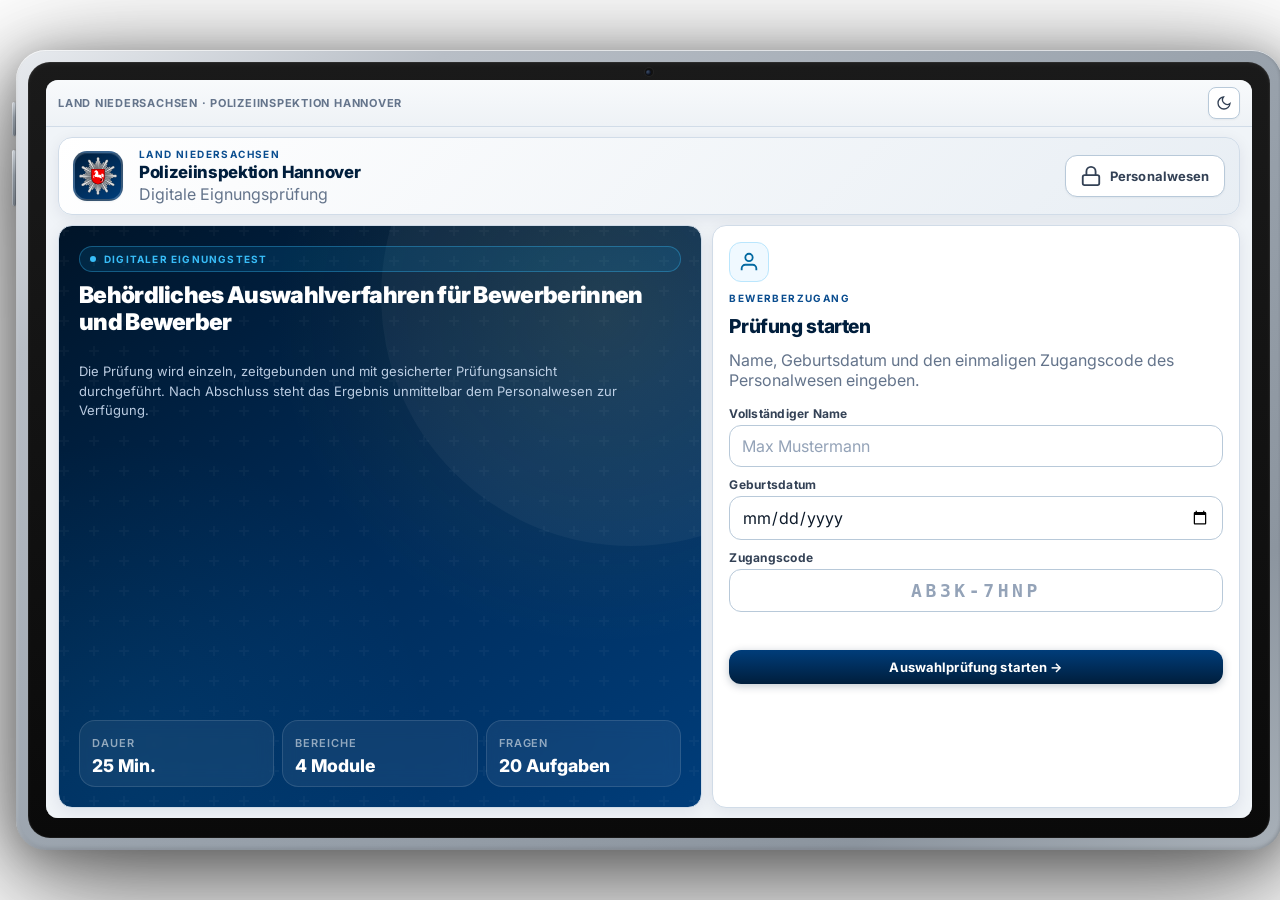
<file: auswahlverfahren/web/index.html>
<!doctype html>
<html lang="de">
<head>
  <meta charset="UTF-8" />
  <meta name="viewport" content="width=device-width, initial-scale=1.0" />
  <title>Polizei-Eignungsprüfung</title>
  <link rel="preconnect" href="https://fonts.googleapis.com" />
  <link rel="preconnect" href="https://fonts.gstatic.com" crossorigin />
  <link href="https://fonts.googleapis.com/css2?family=Inter:wght@400;500;600;700;800;900&family=Source+Serif+4:ital,wght@0,400;0,600;1,400&display=swap" rel="stylesheet" />
  <link rel="stylesheet" href="styles.css?v=1.2.3" />
</head>
<body>
  <div id="tablet-stage" class="theme-root hidden" aria-hidden="true" data-theme="light">
    <div class="tablet-scene">
      <div class="tablet-device" role="presentation">
        <div class="tablet-side-controls" aria-hidden="true">
          <span class="tablet-hardware-btn tablet-hardware-btn--power"></span>
          <span class="tablet-hardware-btn tablet-hardware-btn--volume"></span>
        </div>
        <div class="tablet-chassis">
          <div class="tablet-bezel">
            <div class="tablet-camera" aria-hidden="true">
              <span class="tablet-camera-lens"></span>
            </div>
            <div class="tablet-screen">
              <header class="tablet-chrome">
                <span class="tablet-chrome-title" id="tablet-chrome-title">–</span>
                <div class="tablet-chrome-actions">
                  <button class="tablet-theme-btn" id="theme-toggle" type="button" aria-label="Dunkelmodus" title="Dunkelmodus">
                    <svg class="theme-icon theme-icon-moon" width="16" height="16" viewBox="0 0 24 24" fill="none" stroke="currentColor" stroke-width="2"><path d="M21 12.79A9 9 0 1111.21 3 7 7 0 0021 12.79z"/></svg>
                    <svg class="theme-icon theme-icon-sun" width="16" height="16" viewBox="0 0 24 24" fill="none" stroke="currentColor" stroke-width="2"><circle cx="12" cy="12" r="5"/><path d="M12 1v2M12 21v2M4.22 4.22l1.42 1.42M18.36 18.36l1.42 1.42M1 12h2M21 12h2M4.22 19.78l1.42-1.42M18.36 5.64l1.42-1.42"/></svg>
                  </button>
                  <button class="tablet-close-btn" id="close-nui" type="button" hidden aria-label="Schließen">
                    <svg width="14" height="14" viewBox="0 0 24 24" fill="none" stroke="currentColor" stroke-width="2.5" stroke-linecap="round"><path d="M18 6L6 18M6 6l12 12"/></svg>
                    Schließen
                  </button>
                </div>
              </header>
              <div id="app" class="tablet-screen-body" role="application" aria-label="Polizei-Eignungsprüfung"></div>
              <div id="certificate-overlay" class="theme-root hidden" aria-hidden="true" data-theme="light"></div>
            </div>
          </div>
        </div>
      </div>
    </div>
  </div>
  <script src="questions.js?v=1.2.3"></script>
  <script src="dom.js?v=1.2.3"></script>
  <script src="app.js?v=1.2.3"></script>
</body>
</html>
</file>
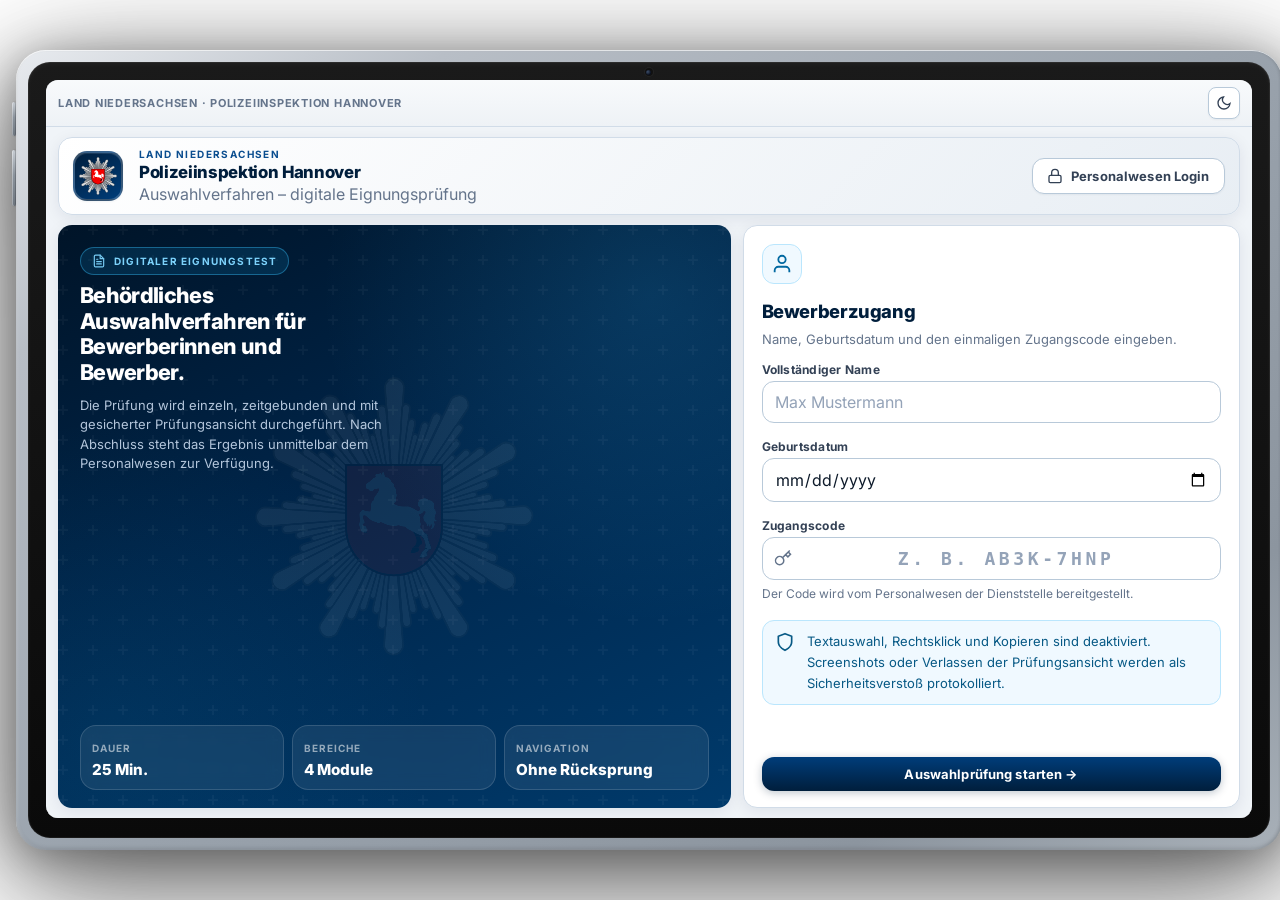
<file: police_entrance_exam/web/index.html>
<!doctype html>
<html lang="de">
<head>
  <meta charset="UTF-8" />
  <meta name="viewport" content="width=device-width, initial-scale=1.0" />
  <title>Polizei-Eignungsprüfung</title>
  <link rel="preconnect" href="https://fonts.googleapis.com" />
  <link rel="preconnect" href="https://fonts.gstatic.com" crossorigin />
  <link href="https://fonts.googleapis.com/css2?family=Inter:wght@400;500;600;700;800;900&family=Source+Serif+4:ital,wght@0,400;0,600;1,400&display=swap" rel="stylesheet" />
  <link rel="stylesheet" href="styles.css?v=1.4.1" />
</head>
<body>
  <div id="tablet-stage" class="theme-root hidden" aria-hidden="true" data-theme="light">
    <div class="tablet-scene">
      <div class="tablet-device" role="presentation">
        <div class="tablet-side-controls" aria-hidden="true">
          <span class="tablet-hardware-btn tablet-hardware-btn--power"></span>
          <span class="tablet-hardware-btn tablet-hardware-btn--volume"></span>
        </div>
        <div class="tablet-chassis">
          <div class="tablet-bezel">
            <div class="tablet-camera" aria-hidden="true">
              <span class="tablet-camera-lens"></span>
            </div>
            <div class="tablet-screen">
              <header class="tablet-chrome">
                <span class="tablet-chrome-title" id="tablet-chrome-title">–</span>
                <div class="tablet-chrome-actions">
                  <button class="tablet-theme-btn" id="theme-toggle" type="button" aria-label="Dunkelmodus" title="Dunkelmodus">
                    <svg class="theme-icon theme-icon-moon" width="16" height="16" viewBox="0 0 24 24" fill="none" stroke="currentColor" stroke-width="2"><path d="M21 12.79A9 9 0 1111.21 3 7 7 0 0021 12.79z"/></svg>
                    <svg class="theme-icon theme-icon-sun" width="16" height="16" viewBox="0 0 24 24" fill="none" stroke="currentColor" stroke-width="2"><circle cx="12" cy="12" r="5"/><path d="M12 1v2M12 21v2M4.22 4.22l1.42 1.42M18.36 18.36l1.42 1.42M1 12h2M21 12h2M4.22 19.78l1.42-1.42M18.36 5.64l1.42-1.42"/></svg>
                  </button>
                  <button class="tablet-close-btn" id="close-nui" type="button" hidden aria-label="Schließen">
                    <svg width="14" height="14" viewBox="0 0 24 24" fill="none" stroke="currentColor" stroke-width="2.5" stroke-linecap="round"><path d="M18 6L6 18M6 6l12 12"/></svg>
                    Schließen
                  </button>
                </div>
              </header>
              <div id="app" class="tablet-screen-body" role="application" aria-label="Polizei-Eignungsprüfung"></div>
              <div id="certificate-overlay" class="theme-root hidden" aria-hidden="true" data-theme="light"></div>
            </div>
          </div>
        </div>
      </div>
    </div>
  </div>
  <script src="questions.js?v=1.4.1"></script>
  <script src="dom.js?v=1.4.1"></script>
  <script src="app.js?v=1.4.1"></script>
</body>
</html>
</file>
<file: auswahlverfahren/web/styles.css>
/* ═══════════════════════════════════════════════════════════════
   Polizei-Eignungsprüfung · Designsystem v2
   Land Niedersachsen · Polizeiinspektion Hannover
   ═══════════════════════════════════════════════════════════════ */

:root {
  color-scheme: light;
  font-family: 'Inter', ui-sans-serif, system-ui, -apple-system, BlinkMacSystemFont, 'Segoe UI', sans-serif;

  /* Farben – Behörden-Palette */
  --navy-950: #001428;
  --navy-900: #001e3c;
  --navy-800: #002d5c;
  --navy-700: #003d7a;
  --navy-600: #0a4d8f;
  --navy-500: #1a6bb5;
  --sky-500: #0ea5e9;
  --sky-400: #38bdf8;
  --gold-500: #c9a227;
  --gold-400: #e0b93d;

  --bg: #f0f4f8;
  --bg-subtle: #e8eef4;
  --card: #ffffff;
  --text: #0c1929;
  --text-secondary: #334155;
  --muted: #64748b;
  --line: #d1dce8;
  --line-strong: #b8c9d9;

  --danger: #b91c1c;
  --danger-bg: #fef2f2;
  --danger-border: #fecaca;
  --success: #15803d;
  --success-bg: #f0fdf4;
  --success-border: #bbf7d0;
  --info: #0369a1;
  --info-bg: #f0f9ff;
  --info-border: #bae6fd;
  --warning: #b45309;
  --warning-bg: #fffbeb;
  --warning-border: #fde68a;

  --input-bg: #ffffff;
  --notice-info-text: #075985;
  --notice-error-text: #991b1b;
  --notice-success-text: #166534;
  --notice-warning-text: #92400e;
  --timer-text: #075985;

  /* Abstände */
  --space-1: 4px;
  --space-2: 8px;
  --space-3: 12px;
  --space-4: 16px;
  --space-5: 20px;
  --space-6: 24px;
  --space-8: 32px;
  --space-10: 40px;
  --space-12: 48px;

  /* Radien */
  --radius-sm: 8px;
  --radius-md: 12px;
  --radius-lg: 16px;
  --radius-xl: 20px;
  --radius-2xl: 24px;
  --radius-full: 9999px;

  /* Schatten */
  --shadow-sm: 0 1px 2px rgba(0, 30, 60, 0.05);
  --shadow-md: 0 4px 16px rgba(0, 30, 60, 0.08);
  --shadow-lg: 0 12px 40px rgba(0, 30, 60, 0.12);
  --shadow-xl: 0 24px 60px rgba(0, 30, 60, 0.16);

  /* Übergänge */
  --ease-out: cubic-bezier(0.16, 1, 0.3, 1);
  --ease-smooth: cubic-bezier(0.4, 0, 0.2, 1);
  --ease-spring: cubic-bezier(0.34, 1.4, 0.64, 1);
  --ease-emphasized: cubic-bezier(0.2, 0, 0, 1);
  --duration-fast: 150ms;
  --duration-normal: 280ms;
  --duration-medium: 420ms;
  --duration-slow: 560ms;
}

.theme-root[data-theme="dark"] {
  color-scheme: dark;
  --bg: #0b1422;
  --bg-subtle: #111c2e;
  --card: #162033;
  --text: #e8eef6;
  --text-secondary: #cbd5e1;
  --muted: #94a3b8;
  --line: #243652;
  --line-strong: #334d6e;
  --danger-bg: #3f1218;
  --danger-border: #7f1d1d;
  --success-bg: #0f2a1a;
  --success-border: #166534;
  --info-bg: #0c2340;
  --info-border: #1e4d7b;
  --warning-bg: #2a1f08;
  --warning-border: #854d0e;
  --shadow-sm: 0 1px 2px rgba(0, 0, 0, 0.35);
  --shadow-md: 0 4px 16px rgba(0, 0, 0, 0.4);
  --shadow-lg: 0 12px 40px rgba(0, 0, 0, 0.45);

  --input-bg: #1a2740;
  --surface-raised: #1e2d45;
  --notice-info-text: #7dd3fc;
  --notice-error-text: #fca5a5;
  --notice-success-text: #86efac;
  --notice-warning-text: #fcd34d;
  --timer-text: #7dd3fc;
  --eyebrow-color: #38bdf8;
}

*, *::before, *::after { box-sizing: border-box; }

html, body {
  width: 100%;
  min-height: 100%;
  margin: 0;
}

body {
  overflow: hidden;
  background: transparent;
  color: var(--text);
  -webkit-font-smoothing: antialiased;
  -moz-osx-font-smoothing: grayscale;
}

/* Vollbild-Hintergrund entfernt – Spiel bleibt sichtbar, Theme nur im Tablet */

/* ─── Tablet-Rahmen ─────────────────────────────────────────── */

#tablet-stage {
  position: fixed;
  inset: 0;
  display: grid;
  place-items: center;
  padding: 10px;
  background: transparent;
  z-index: 1;
  pointer-events: none;
}

#tablet-stage > * {
  pointer-events: auto;
}

.tablet-scene {
  position: relative;
  display: flex;
  flex-direction: column;
  align-items: center;
  gap: 16px;
}

.tablet-scene.is-entering {
  animation: tabletEnter var(--duration-slow) var(--ease-spring) both;
}

@keyframes tabletEnter {
  from {
    opacity: 0;
    transform: translateY(28px) scale(0.96);
  }
  to {
    opacity: 1;
    transform: translateY(0) scale(1);
  }
}

.tablet-device {
  display: flex;
  align-items: stretch;
  gap: 0;
  filter: drop-shadow(0 28px 60px rgba(0, 0, 0, 0.55)) drop-shadow(0 8px 20px rgba(0, 0, 0, 0.35));
}

.tablet-side-controls {
  display: flex;
  flex-direction: column;
  justify-content: flex-start;
  gap: 14px;
  padding: 52px 0 0 2px;
  flex-shrink: 0;
}

.tablet-hardware-btn {
  display: block;
  width: 4px;
  border-radius: 3px;
  background: linear-gradient(180deg, #c8cdd3 0%, #8b939c 45%, #6d757e 100%);
  box-shadow:
    inset 1px 0 0 rgba(255, 255, 255, 0.35),
    inset -1px 0 0 rgba(0, 0, 0, 0.2),
    1px 0 2px rgba(0, 0, 0, 0.25);
}

.tablet-hardware-btn--power {
  height: 34px;
}

.tablet-hardware-btn--volume {
  height: 56px;
}

.tablet-chassis {
  padding: 12px;
  border-radius: 30px;
  background:
    linear-gradient(145deg, #e8ebef 0%, #b8bec6 18%, #9aa3ad 50%, #8c959f 82%, #a8b0b8 100%);
  box-shadow:
    inset 0 1px 0 rgba(255, 255, 255, 0.65),
    inset 0 -2px 4px rgba(0, 0, 0, 0.12),
    inset 2px 0 3px rgba(255, 255, 255, 0.2),
    inset -2px 0 3px rgba(0, 0, 0, 0.08);
}

.tablet-bezel {
  position: relative;
  width: min(97vw, 1560px, calc(88vh * 16 / 10));
  aspect-ratio: 16 / 10;
  padding: 18px 18px 20px;
  border-radius: 22px;
  background: linear-gradient(180deg, #1a1a1a 0%, #0a0a0a 100%);
  box-shadow:
    inset 0 0 0 1px rgba(255, 255, 255, 0.06),
    inset 0 2px 6px rgba(255, 255, 255, 0.04);
  display: flex;
  flex-direction: column;
}

.tablet-camera {
  position: absolute;
  top: 5px;
  left: 50%;
  transform: translateX(-50%);
  width: 10px;
  height: 10px;
  border-radius: 50%;
  background: #111;
  box-shadow: inset 0 0 0 1px rgba(255, 255, 255, 0.08);
  display: grid;
  place-items: center;
  z-index: 2;
}

.tablet-camera-lens {
  width: 5px;
  height: 5px;
  border-radius: 50%;
  background: radial-gradient(circle at 35% 35%, #3d4f6a, #0a1020 70%);
}

.tablet-screen {
  flex: 1;
  min-height: 0;
  border-radius: 12px;
  overflow: hidden;
  background: var(--bg);
  display: flex;
  flex-direction: column;
  position: relative;
  box-shadow:
    inset 0 0 0 1px rgba(0, 0, 0, 0.35),
    inset 0 2px 12px rgba(0, 0, 0, 0.15);
}

.tablet-chrome {
  flex-shrink: 0;
  display: flex;
  align-items: center;
  justify-content: space-between;
  gap: 12px;
  padding: 7px 12px;
  background: linear-gradient(180deg, #f8fafc 0%, #eef2f6 100%);
  border-bottom: 1px solid var(--line);
}

.tablet-chrome-title {
  font-size: 0.6875rem;
  font-weight: 700;
  letter-spacing: 0.07em;
  text-transform: uppercase;
  color: var(--muted);
  white-space: nowrap;
  overflow: hidden;
  text-overflow: ellipsis;
}

.tablet-chrome-actions {
  display: flex;
  align-items: center;
  gap: 8px;
  flex-shrink: 0;
}

.tablet-theme-btn {
  display: inline-grid;
  place-items: center;
  width: 32px;
  height: 32px;
  padding: 0;
  border-radius: 8px;
  background: #fff;
  border: 1px solid var(--line-strong);
  color: var(--text-secondary);
  cursor: pointer;
  transition: all var(--duration-fast) var(--ease-out);
  box-shadow: var(--shadow-sm);
}

.tablet-theme-btn:hover {
  border-color: var(--navy-500);
  color: var(--navy-700);
  background: #f8fafc;
}

.theme-icon {
  display: none;
  grid-area: 1 / 1;
}

.theme-root[data-theme="light"] .theme-icon-moon,
.theme-root:not([data-theme]) .theme-icon-moon {
  display: block;
}

.theme-root[data-theme="dark"] .theme-icon-sun {
  display: block;
}

.theme-root[data-theme="dark"] .tablet-theme-btn {
  background: #1e2d45;
  border-color: var(--line-strong);
  color: #e2e8f0;
}

.theme-root[data-theme="dark"] .tablet-theme-btn:hover {
  background: #243652;
  color: #fff;
}

.theme-root[data-theme="dark"] .tablet-chrome {
  background: linear-gradient(180deg, #162033 0%, #111c2e 100%);
  border-bottom-color: var(--line);
}

.theme-root[data-theme="dark"] .tablet-chrome-title {
  color: var(--muted);
}

.theme-root[data-theme="dark"] .tablet-close-btn {
  background: #1e2d45;
  border-color: var(--line-strong);
  color: #e2e8f0;
}

.theme-root[data-theme="dark"] .tablet-screen {
  background: var(--bg);
}

.theme-root[data-theme="dark"] .tablet-screen-body .shell,
.theme-root[data-theme="dark"] .tablet-screen-body .exam-shell {
  background: var(--bg);
}

.theme-root[data-theme="dark"] .shell {
  background: linear-gradient(180deg, var(--bg-subtle) 0%, var(--bg) 100%);
}

.theme-root[data-theme="dark"] .topbar {
  background: linear-gradient(135deg, var(--card) 0%, var(--bg-subtle) 100%);
}

.theme-root[data-theme="dark"] .card,
.theme-root[data-theme="dark"] .topbar,
.theme-root[data-theme="dark"] .login-panel,
.theme-root[data-theme="dark"] .option,
.theme-root[data-theme="dark"] .record-item,
.theme-root[data-theme="dark"] .detail-box,
.theme-root[data-theme="dark"] .admin-stat,
.theme-root[data-theme="dark"] .form-card,
.theme-root[data-theme="dark"] .question-card,
.theme-root[data-theme="dark"] .content,
.theme-root[data-theme="dark"] .sidebar,
.theme-root[data-theme="dark"] .result-card,
.theme-root[data-theme="dark"] .status-card {
  background: var(--card);
  border-color: var(--line);
  color: var(--text);
}

.theme-root[data-theme="dark"] .input {
  background: var(--input-bg);
  border-color: #4a6282;
  color: var(--text);
  box-shadow: inset 0 1px 2px rgba(0, 0, 0, 0.25);
}

.theme-root[data-theme="dark"] .input::placeholder {
  color: #7c8ea3;
}

.theme-root[data-theme="dark"] .input:hover {
  border-color: #6b84a8;
  background: #1e3050;
}

.theme-root[data-theme="dark"] .input:focus {
  border-color: var(--sky-400);
  background: #1e3050;
  box-shadow: 0 0 0 3px rgba(56, 189, 248, 0.2), inset 0 1px 2px rgba(0, 0, 0, 0.15);
}

.theme-root[data-theme="dark"] .input:-webkit-autofill,
.theme-root[data-theme="dark"] .input:-webkit-autofill:hover,
.theme-root[data-theme="dark"] .input:-webkit-autofill:focus {
  -webkit-text-fill-color: var(--text);
  -webkit-box-shadow: 0 0 0 1000px var(--input-bg) inset;
  box-shadow: inset 0 1px 2px rgba(0, 0, 0, 0.25);
  border-color: #4a6282;
  transition: background-color 9999s ease-out 0s;
}

.theme-root[data-theme="dark"] .field label {
  color: var(--text-secondary);
}

.theme-root[data-theme="dark"] .eyebrow {
  color: var(--eyebrow-color);
}

.theme-root[data-theme="dark"] .login-brand .eyebrow {
  color: var(--gold-400);
}

.theme-root[data-theme="dark"] .form-header-icon {
  background: var(--info-bg);
  border-color: var(--info-border);
  color: var(--sky-400);
}

.theme-root[data-theme="dark"] .login-panel {
  background: var(--bg-subtle);
  border-left: 1px solid var(--line-strong);
}

.theme-root[data-theme="dark"] .notice-info {
  color: var(--notice-info-text);
}

.theme-root[data-theme="dark"] .notice-error {
  color: var(--notice-error-text);
}

.theme-root[data-theme="dark"] .notice-success {
  color: var(--notice-success-text);
}

.theme-root[data-theme="dark"] .notice-warning {
  color: var(--notice-warning-text);
}

.theme-root[data-theme="dark"] .timer {
  background: var(--info-bg);
  border-color: var(--info-border);
  color: var(--timer-text);
}

.theme-root[data-theme="dark"] .timer.danger {
  background: var(--danger-bg);
  border-color: var(--danger-border);
  color: #fca5a5;
}

.theme-root[data-theme="dark"] .progress-wrap {
  background: var(--line);
}

.theme-root[data-theme="dark"] .record-item:hover {
  background: #1e2d45;
}

.theme-root[data-theme="dark"] .record-item.active {
  background: linear-gradient(135deg, #1a3050 0%, #1e3a5f 100%);
}

.theme-root[data-theme="dark"] .score-table th {
  background: var(--bg-subtle);
}

.theme-root[data-theme="dark"] .score-table tr:hover td {
  background: #1a2740;
}

.theme-root[data-theme="dark"] .code-item {
  background: var(--card);
  border-color: var(--line);
}

.theme-root[data-theme="dark"] .empty {
  border-color: var(--line);
  color: var(--muted);
}

.theme-root[data-theme="dark"] .stimulus .bg-white,
.theme-root[data-theme="dark"] .stimulus .bg-slate-50,
.theme-root[data-theme="dark"] .stimulus .bg-slate-100 {
  background: #1a2740 !important;
  color: var(--text-secondary);
}

.theme-root[data-theme="dark"] .stimulus .bg-blue-50 {
  background: #0c2340 !important;
}

.theme-root[data-theme="dark"] .stimulus .bg-yellow-50 {
  background: #2a1f08 !important;
}

.theme-root[data-theme="dark"] .stimulus .text-slate-800,
.theme-root[data-theme="dark"] .stimulus .text-slate-700 {
  color: #e2e8f0 !important;
}

.theme-root[data-theme="dark"] .stimulus .border-slate-200,
.theme-root[data-theme="dark"] .stimulus .border-slate-300,
.theme-root[data-theme="dark"] .stimulus .border-slate-400 {
  border-color: var(--line-strong) !important;
}

.theme-root[data-theme="dark"] .exam-header {
  background: rgba(22, 32, 51, 0.97);
  border-bottom-color: var(--line);
}

.theme-root[data-theme="dark"] .source-text {
  background: #111c2e;
  border-color: var(--line);
  color: var(--text-secondary);
}

.theme-root[data-theme="dark"] .option:hover {
  background: #1e2d45;
}

.theme-root[data-theme="dark"] .option.selected {
  background: linear-gradient(135deg, #1a3050 0%, #1e3a5f 100%);
}

.theme-root[data-theme="dark"] .option-key {
  background: var(--surface-raised);
  border-color: #4a6282;
  color: #cbd5e1;
}

.theme-root[data-theme="dark"] .option.selected .option-key {
  background: var(--navy-600);
  border-color: var(--navy-600);
  color: #fff;
}

.theme-root[data-theme="dark"] .btn-secondary {
  background: var(--surface-raised);
  border-color: #4a6282;
  color: #e2e8f0;
}

.theme-root[data-theme="dark"] .btn-secondary:hover:not(:disabled) {
  background: #243652;
  border-color: var(--sky-400);
  color: #f1f5f9;
}

.theme-root[data-theme="dark"] .btn-danger:hover:not(:disabled) {
  background: #4a1520;
}

.theme-root[data-theme="dark"] .btn-success:hover:not(:disabled) {
  background: #143d24;
}

.theme-root[data-theme="dark"] .tablet-close-btn:hover {
  background: #243652;
  border-color: var(--sky-400);
  color: #f1f5f9;
}

.theme-root[data-theme="dark"] .muted {
  color: var(--muted);
}

.theme-root[data-theme="dark"] h1,
.theme-root[data-theme="dark"] h2 {
  color: #f1f5f9;
}

.theme-root[data-theme="dark"] .status-page {
  background: var(--bg);
}

.question-card {
  padding: var(--space-8);
  will-change: opacity, transform;
  transition:
    opacity var(--duration-normal) var(--ease-smooth),
    transform var(--duration-normal) var(--ease-smooth);
}

.question-card.is-changing {
  opacity: 0;
  transform: translateY(12px) scale(0.985);
  pointer-events: none;
}

.question-card.is-entering {
  animation: questionEnter var(--duration-medium) var(--ease-spring) both;
}

@keyframes questionEnter {
  from {
    opacity: 0;
    transform: translateY(18px) scale(0.98);
  }
  to {
    opacity: 1;
    transform: translateY(0) scale(1);
  }
}

.question-card.is-entering .option {
  animation: optionEnter var(--duration-normal) var(--ease-out) both;
}

.question-card.is-entering .option:nth-child(1) { animation-delay: 0.04s; }
.question-card.is-entering .option:nth-child(2) { animation-delay: 0.08s; }
.question-card.is-entering .option:nth-child(3) { animation-delay: 0.12s; }
.question-card.is-entering .option:nth-child(4) { animation-delay: 0.16s; }
.question-card.is-entering .option:nth-child(5) { animation-delay: 0.2s; }

@keyframes optionEnter {
  from {
    opacity: 0;
    transform: translateY(8px);
  }
  to {
    opacity: 1;
    transform: translateY(0);
  }
}

.option.is-selecting {
  animation: optionSelect 0.32s var(--ease-spring);
}

@keyframes optionSelect {
  0%   { transform: scale(1); }
  40%  { transform: scale(1.015); }
  100% { transform: scale(1); }
}

.option {
  transition: border-color var(--duration-fast), background var(--duration-fast), box-shadow var(--duration-fast), transform var(--duration-fast);
}

.option.selected {
  transition: border-color var(--duration-fast), background var(--duration-fast), box-shadow var(--duration-fast);
}

.tablet-close-btn {
  display: inline-flex;
  align-items: center;
  gap: 5px;
  flex-shrink: 0;
  padding: 5px 10px;
  border-radius: 7px;
  background: #fff;
  border: 1px solid var(--line-strong);
  font-size: 0.75rem;
  font-weight: 700;
  color: var(--text-secondary);
  cursor: pointer;
  transition: all var(--duration-fast) var(--ease-out);
  box-shadow: var(--shadow-sm);
}

.tablet-close-btn:hover {
  background: #f8fafc;
  border-color: var(--navy-500);
  color: var(--navy-700);
}

.tablet-close-btn[hidden] {
  display: none !important;
}

.tablet-screen-body {
  flex: 1;
  min-height: 0;
  overflow: auto;
  scrollbar-width: thin;
  scrollbar-color: #94a3b8 transparent;
}

/* UI füllt die volle Tablet-Höhe */
.tablet-screen-body .shell,
.tablet-screen-body .exam-shell {
  min-height: 100%;
  height: 100%;
  display: flex;
  flex-direction: column;
  padding: 0;
  border-radius: 0;
  background: var(--bg);
  box-shadow: none;
}

.tablet-screen-body .shell.login-page,
.tablet-screen-body .shell:has(.status-page) {
  display: block;
  padding: 0;
  overflow: hidden;
}

.tablet-screen-body .wrap {
  width: 100%;
  flex: 1;
  display: flex;
  flex-direction: column;
  min-height: 0;
  padding: 10px 12px;
}

.tablet-screen-body .topbar {
  padding: 10px 14px;
  margin-bottom: 10px;
  flex-shrink: 0;
}

.tablet-screen-body .logo-box {
  width: 50px;
  height: 50px;
  border-radius: 14px;
}

.tablet-screen-body .logo-box img {
  width: 38px;
  height: 38px;
}

.tablet-screen-body .eyebrow {
  font-size: 10px;
}

.tablet-screen-body h1 {
  font-size: 1.05rem;
}

.tablet-screen-body h2 {
  font-size: 1.2rem;
}

.tablet-screen-body .grid-home {
  flex: 1;
  min-height: 0;
  gap: 10px;
  align-items: stretch;
}

.tablet-screen-body .hero {
  min-height: 100%;
  height: 100%;
  padding: 20px;
  display: flex;
  flex-direction: column;
  justify-content: space-between;
}

.tablet-screen-body .hero h2 {
  margin-top: 10px;
  font-size: clamp(1.25rem, 1.8vw, 1.65rem);
  line-height: 1.15;
}

.tablet-screen-body .hero p {
  font-size: 0.8125rem;
  line-height: 1.5;
  margin-top: 8px;
  flex: 1;
}

.tablet-screen-body .pill {
  margin-bottom: 0;
  padding: 6px 10px;
  font-size: 10px;
}

.tablet-screen-body .stat-grid {
  margin-top: auto;
  padding-top: 14px;
  gap: 8px;
}

.tablet-screen-body .stat {
  padding: 10px 12px;
}

.tablet-screen-body .stat strong {
  font-size: 1.1rem;
  margin-top: 4px;
}

.tablet-screen-body .form-card {
  min-height: 100%;
  height: 100%;
  padding: 16px;
  display: flex;
  flex-direction: column;
}

.tablet-screen-body .form-card form {
  flex: 1;
  display: flex;
  flex-direction: column;
}

.tablet-screen-body .form-card #candidate-form .btn-primary {
  margin-top: auto;
}

.tablet-screen-body .login-card,
.tablet-screen-body .question-card,
.tablet-screen-body .content,
.tablet-screen-body .sidebar {
  padding: 16px;
}

.tablet-screen-body .login-layout {
  flex: 1;
  min-height: 100%;
}

.tablet-screen-body .login-page {
  min-height: 100%;
  height: 100%;
}

.tablet-screen-body .form-header-icon {
  width: 40px;
  height: 40px;
  margin-bottom: 10px;
}

.tablet-screen-body .field {
  margin-bottom: 10px;
}

.tablet-screen-body .field label {
  margin-bottom: 4px;
  font-size: 0.75rem;
}

.tablet-screen-body .input {
  padding: 10px 12px;
}

.tablet-screen-body .notice {
  padding: 10px 12px;
  font-size: 0.8125rem;
}

.tablet-screen-body .btn {
  padding: 9px 14px;
  font-size: 0.8125rem;
}

.tablet-screen-body .result-card {
  padding: 28px 32px;
  width: min(680px, 100%);
  margin: 0 auto;
}

.tablet-screen-body .exam-shell {
  overflow: hidden;
  display: flex;
  flex-direction: column;
}

.tablet-screen-body .progress-wrap,
.tablet-screen-body .progress-label {
  flex-shrink: 0;
}

.tablet-screen-body .exam-main {
  flex: 1;
  padding: 12px 10px 16px;
  overflow: auto;
}

.tablet-screen-body .exam-header {
  padding: 8px 12px;
  flex-shrink: 0;
}

.tablet-screen-body .exam-header .brand h1 {
  font-size: 0.95rem;
}

.tablet-screen-body .question-title {
  font-size: 1.15rem;
  margin-bottom: 12px;
}

.tablet-screen-body .question-text {
  font-size: 0.9rem;
}

.tablet-screen-body .options {
  gap: 8px;
  margin-top: 14px;
}

.tablet-screen-body .option {
  padding: 10px 12px;
}

.tablet-screen-body .admin-layout {
  flex: 1;
  min-height: 0;
  gap: 10px;
}

.tablet-screen-body .admin-stats {
  margin: 12px 0;
  gap: 6px;
}

.tablet-screen-body .admin-stat {
  padding: 8px;
}

.tablet-screen-body .admin-stat strong {
  font-size: 1.1rem;
}

.tablet-screen-body .card {
  border-radius: 14px;
}

.tablet-screen-body .record-list,
.tablet-screen-body .code-list {
  max-height: none;
  flex: 1;
  min-height: 120px;
}

.tablet-screen-body .sidebar {
  max-height: 100%;
  overflow: auto;
}

.tablet-screen-body::-webkit-scrollbar {
  width: 6px;
}

.tablet-screen-body::-webkit-scrollbar-thumb {
  background: #94a3b8;
  border-radius: 6px;
}

button, input, select, textarea { font: inherit; }
button { cursor: pointer; border: none; background: none; }
a { color: var(--navy-600); }

.hidden { display: none !important; }

/* ─── Animationen ─────────────────────────────────────────── */

@keyframes fadeIn {
  from { opacity: 0; transform: translateY(10px); }
  to   { opacity: 1; transform: translateY(0); }
}

@keyframes fadeInScale {
  from { opacity: 0; transform: scale(0.96) translateY(8px); }
  to   { opacity: 1; transform: scale(1) translateY(0); }
}

@keyframes fadeInUp {
  from { opacity: 0; transform: translateY(16px); }
  to   { opacity: 1; transform: translateY(0); }
}

@keyframes spin {
  to { transform: rotate(360deg); }
}

@keyframes pulse {
  0%, 100% { opacity: 1; }
  50%       { opacity: 0.65; }
}

@keyframes shimmer {
  0%   { background-position: -200% 0; }
  100% { background-position: 200% 0; }
}

@keyframes progressGlow {
  0%, 100% { box-shadow: 0 0 8px rgba(14, 165, 233, 0.4); }
  50%       { box-shadow: 0 0 16px rgba(14, 165, 233, 0.7); }
}

@keyframes noticeIn {
  from {
    opacity: 0;
    transform: translateY(-6px) scale(0.98);
  }
  to {
    opacity: 1;
    transform: translateY(0) scale(1);
  }
}

/* View-Übergänge zwischen Ansichten */
.view-exit {
  opacity: 0;
  transform: translateY(-8px) scale(0.992);
  transition:
    opacity 200ms var(--ease-smooth),
    transform 220ms var(--ease-smooth);
  pointer-events: none;
}

.view-enter {
  opacity: 0;
  transform: translateY(14px) scale(0.988);
}

.view-enter-active {
  opacity: 1;
  transform: translateY(0) scale(1);
  transition:
    opacity var(--duration-medium) var(--ease-out),
    transform var(--duration-medium) var(--ease-spring);
}

.view-enter-active .login-brand {
  animation: slideInLeft var(--duration-slow) var(--ease-out) 0.05s both;
}

.view-enter-active .login-panel {
  animation: slideInRight var(--duration-slow) var(--ease-out) 0.1s both;
}

.view-enter-active .hero {
  animation: fadeInUp var(--duration-slow) var(--ease-out) 0.06s both;
}

.view-enter-active .form-card {
  animation: fadeInUp var(--duration-slow) var(--ease-out) 0.12s both;
}

.view-enter-active .admin-layout {
  animation: fadeInUp var(--duration-slow) var(--ease-out) 0.12s both;
}

.view-enter-active .topbar {
  animation: fadeIn var(--duration-normal) var(--ease-out) both;
}

.view-enter-active .status-card,
.view-enter-active .result-card {
  animation: fadeInScale var(--duration-slow) var(--ease-spring) 0.08s both;
}

@keyframes slideInLeft {
  from { opacity: 0; transform: translateX(-20px); }
  to   { opacity: 1; transform: translateX(0); }
}

@keyframes slideInRight {
  from { opacity: 0; transform: translateX(20px); }
  to   { opacity: 1; transform: translateX(0); }
}

.animate-in {
  animation: fadeIn var(--duration-medium) var(--ease-out) both;
}

.animate-in-delay-1 { animation-delay: 0.07s; }
.animate-in-delay-2 { animation-delay: 0.14s; }
.animate-in-delay-3 { animation-delay: 0.21s; }

@media (prefers-reduced-motion: reduce) {
  *, *::before, *::after {
    animation-duration: 0.01ms !important;
    animation-iteration-count: 1 !important;
    transition-duration: 0.01ms !important;
    scroll-behavior: auto !important;
  }

  .view-exit,
  .view-enter,
  .view-enter-active {
    opacity: 1 !important;
    transform: none !important;
    transition: none !important;
  }
}

/* ─── Layout ────────────────────────────────────────────────── */

.shell {
  min-height: 100%;
  padding: var(--space-6);
  background:
    radial-gradient(ellipse 80% 50% at 50% -20%, rgba(14, 165, 233, 0.08), transparent),
    linear-gradient(180deg, var(--bg-subtle) 0%, var(--bg) 40%, var(--bg) 100%);
}

.wrap {
  width: min(1320px, 100%);
  margin: 0 auto;
}

.card {
  background: var(--card);
  border: 1px solid var(--line);
  border-radius: var(--radius-2xl);
  box-shadow: var(--shadow-md);
}

/* ─── Topbar & Branding ─────────────────────────────────────── */

.topbar {
  display: flex;
  align-items: center;
  justify-content: space-between;
  gap: var(--space-5);
  padding: var(--space-4) var(--space-6);
  margin-bottom: var(--space-6);
  background: linear-gradient(135deg, var(--card) 0%, var(--bg-subtle) 100%);
}

.brand {
  display: flex;
  align-items: center;
  gap: var(--space-4);
}

.logo-box {
  width: 64px;
  height: 64px;
  display: grid;
  place-items: center;
  border-radius: var(--radius-lg);
  background: linear-gradient(145deg, var(--navy-900), var(--navy-700));
  border: 2px solid rgba(255, 255, 255, 0.22);
  box-shadow: var(--shadow-sm), inset 0 1px 0 rgba(255,255,255,0.1);
  flex-shrink: 0;
}

.logo-box img {
  width: 44px;
  height: 44px;
  object-fit: contain;
  filter: brightness(1.1);
}

.eyebrow {
  font-size: 11px;
  font-weight: 700;
  letter-spacing: 0.14em;
  text-transform: uppercase;
  color: var(--navy-600);
  margin-bottom: 2px;
}

h1, h2, h3, h4, p { margin-top: 0; }

h1 {
  margin-bottom: 2px;
  font-size: 1.35rem;
  font-weight: 800;
  color: var(--navy-900);
  letter-spacing: -0.02em;
}

h2 {
  font-size: 1.5rem;
  font-weight: 800;
  color: var(--navy-900);
  letter-spacing: -0.02em;
}

.muted { color: var(--muted); }
.small { font-size: 0.8125rem; }

/* ─── Buttons ───────────────────────────────────────────────── */

.btn {
  display: inline-flex;
  align-items: center;
  justify-content: center;
  gap: var(--space-2);
  border: 0;
  border-radius: var(--radius-md);
  padding: 11px 18px;
  font-weight: 700;
  font-size: 0.875rem;
  letter-spacing: 0.01em;
  transition:
    transform var(--duration-fast) var(--ease-spring),
    box-shadow var(--duration-fast) var(--ease-out),
    background var(--duration-fast) var(--ease-out),
    border-color var(--duration-fast) var(--ease-out),
    color var(--duration-fast) var(--ease-out);
  white-space: nowrap;
}

.btn:hover:not(:disabled) {
  transform: translateY(-2px);
  box-shadow: var(--shadow-md);
}

.btn:active:not(:disabled) {
  transform: translateY(0) scale(0.98);
  transition-duration: 80ms;
}

.btn-primary {
  background: linear-gradient(180deg, var(--navy-700) 0%, var(--navy-900) 100%);
  color: #fff;
  box-shadow: 0 2px 8px rgba(0, 30, 60, 0.25);
}

.btn-primary:hover:not(:disabled) {
  background: linear-gradient(180deg, var(--navy-600) 0%, var(--navy-800) 100%);
}

.btn-secondary {
  background: var(--card);
  color: var(--text-secondary);
  border: 1px solid var(--line-strong);
  box-shadow: var(--shadow-sm);
}

.btn-secondary:hover:not(:disabled) {
  background: #f8fafc;
  border-color: var(--navy-500);
  color: var(--navy-700);
}

.btn-danger {
  background: var(--danger-bg);
  color: var(--danger);
  border: 1px solid var(--danger-border);
}

.btn-danger:hover:not(:disabled) {
  background: #fee2e2;
}

.btn-success {
  background: var(--success-bg);
  color: var(--success);
  border: 1px solid var(--success-border);
}

.btn-success:hover:not(:disabled) {
  background: #dcfce7;
}

.btn:disabled {
  opacity: 0.45;
  cursor: not-allowed;
  transform: none !important;
  box-shadow: none !important;
}

.btn-icon {
  width: 18px;
  height: 18px;
  flex-shrink: 0;
}


/* ─── Home Page ─────────────────────────────────────────────── */

.grid-home {
  display: grid;
  grid-template-columns: 1.1fr 0.9fr;
  gap: var(--space-6);
  align-items: stretch;
}

.hero {
  min-height: 580px;
  padding: var(--space-10);
  color: #fff;
  background:
    linear-gradient(145deg, var(--navy-950) 0%, var(--navy-800) 55%, var(--navy-700) 100%);
  position: relative;
  overflow: hidden;
  display: flex;
  flex-direction: column;
  justify-content: center;
}

.hero::before {
  content: '';
  position: absolute;
  inset: 0;
  background:
    radial-gradient(circle at 85% 15%, rgba(201, 162, 39, 0.12) 0%, transparent 45%),
    radial-gradient(circle at 10% 90%, rgba(14, 165, 233, 0.08) 0%, transparent 40%);
  pointer-events: none;
}

.hero::after {
  content: '';
  position: absolute;
  width: 500px;
  height: 500px;
  right: -180px;
  top: -180px;
  border-radius: 50%;
  background: rgba(255, 255, 255, 0.04);
  pointer-events: none;
}

.hero > * { position: relative; z-index: 1; }

.hero-pattern {
  position: absolute;
  inset: 0;
  opacity: 0.03;
  background-image: url("data:image/svg+xml,%3Csvg width='60' height='60' viewBox='0 0 60 60' xmlns='http://www.w3.org/2000/svg'%3E%3Cg fill='none' fill-rule='evenodd'%3E%3Cg fill='%23ffffff' fill-opacity='1'%3E%3Cpath d='M36 34v-4h-2v4h-4v2h4v4h2v-4h4v-2h-4zm0-30V0h-2v4h-4v2h4v4h2V6h4V4h-4zM6 34v-4H4v4H0v2h4v4h2v-4h4v-2H6zM6 4V0H4v4H0v2h4v4h2V6h4V4H6z'/%3E%3C/g%3E%3C/g%3E%3C/svg%3E");
  pointer-events: none;
}

.pill {
  display: inline-flex;
  align-items: center;
  gap: var(--space-2);
  border: 1px solid rgba(56, 189, 248, 0.35);
  background: rgba(14, 165, 233, 0.12);
  padding: 8px 14px;
  border-radius: var(--radius-full);
  font-size: 11px;
  font-weight: 700;
  letter-spacing: 0.12em;
  text-transform: uppercase;
  color: var(--sky-400);
  margin-bottom: var(--space-6);
}

.pill-dot {
  width: 6px;
  height: 6px;
  border-radius: 50%;
  background: var(--sky-400);
  animation: pulse 2s ease-in-out infinite;
}

.hero h2 {
  margin-top: 0;
  font-size: clamp(2rem, 4vw, 2.75rem);
  line-height: 1.1;
  max-width: 640px;
  color: #fff;
  font-weight: 900;
  letter-spacing: -0.03em;
}

.hero p {
  max-width: 560px;
  line-height: 1.75;
  color: rgba(219, 234, 254, 0.85);
  font-size: 1rem;
  margin-top: var(--space-4);
}

.stat-grid {
  display: grid;
  grid-template-columns: repeat(3, 1fr);
  gap: var(--space-3);
  margin-top: var(--space-8);
}

.stat {
  padding: var(--space-4) var(--space-5);
  border: 1px solid rgba(255, 255, 255, 0.12);
  background: rgba(255, 255, 255, 0.06);
  border-radius: var(--radius-lg);
  backdrop-filter: blur(8px);
  transition: background var(--duration-fast);
}

.stat:hover {
  background: rgba(255, 255, 255, 0.1);
}

.stat span {
  font-size: 11px;
  font-weight: 600;
  letter-spacing: 0.08em;
  text-transform: uppercase;
  color: rgba(255, 255, 255, 0.55);
}

.stat strong {
  display: block;
  font-size: 1.5rem;
  font-weight: 800;
  margin-top: var(--space-2);
  color: #fff;
}

/* ─── Formulare ─────────────────────────────────────────────── */

.form-card {
  padding: var(--space-8);
  display: flex;
  flex-direction: column;
}

.form-card h2 {
  margin: var(--space-2) 0 var(--space-3);
}

.form-header-icon {
  width: 48px;
  height: 48px;
  border-radius: var(--radius-md);
  background: var(--info-bg);
  border: 1px solid var(--info-border);
  display: grid;
  place-items: center;
  margin-bottom: var(--space-4);
  color: var(--info);
}

.field { margin-bottom: var(--space-4); }

.field label {
  display: block;
  margin-bottom: var(--space-2);
  font-size: 0.8125rem;
  font-weight: 700;
  color: var(--text-secondary);
  letter-spacing: 0.02em;
}

.input {
  width: 100%;
  border: 1.5px solid var(--line-strong);
  border-radius: var(--radius-md);
  padding: 12px 14px;
  background: var(--input-bg);
  outline: none;
  color: var(--text);
  transition:
    border-color var(--duration-fast) var(--ease-out),
    box-shadow var(--duration-normal) var(--ease-out),
    background var(--duration-fast) var(--ease-out);
}

.input::placeholder { color: #94a3b8; }

.input:hover {
  border-color: #94a3b8;
}

.input:focus {
  border-color: var(--sky-500);
  box-shadow: 0 0 0 3px rgba(14, 165, 233, 0.15);
}

.code-input {
  text-align: center;
  font-family: 'SF Mono', ui-monospace, 'Cascadia Code', monospace;
  font-size: 1.125rem;
  font-weight: 700;
  letter-spacing: 0.2em;
  text-transform: uppercase;
}

/* ─── Notices ───────────────────────────────────────────────── */

.notice {
  padding: var(--space-4);
  border-radius: var(--radius-md);
  font-size: 0.875rem;
  line-height: 1.6;
  display: flex;
  gap: var(--space-3);
  align-items: flex-start;
  animation: noticeIn var(--duration-normal) var(--ease-out) both;
}

.notice-icon {
  width: 20px;
  height: 20px;
  flex-shrink: 0;
  margin-top: 1px;
}

.notice-info {
  background: var(--info-bg);
  border: 1px solid var(--info-border);
  color: var(--notice-info-text);
}

.notice-error {
  background: var(--danger-bg);
  border: 1px solid var(--danger-border);
  color: var(--notice-error-text);
}

.notice-success {
  background: var(--success-bg);
  border: 1px solid var(--success-border);
  color: var(--notice-success-text);
}

.notice-warning {
  background: var(--warning-bg);
  border: 1px solid var(--warning-border);
  color: var(--notice-warning-text);
}

/* ─── Login ─────────────────────────────────────────────────── */

.login-page {
  min-height: 100%;
  height: 100%;
  padding: 0;
  overflow: hidden;
}

.login-split {
  display: grid;
  grid-template-columns: 0.95fr 1.05fr;
  min-height: 100%;
  height: 100%;
}

.login-brand {
  padding: 28px 32px;
  background: linear-gradient(145deg, var(--navy-950) 0%, var(--navy-800) 55%, var(--navy-700) 100%);
  color: #fff;
  display: flex;
  flex-direction: column;
  justify-content: space-between;
  position: relative;
  overflow: hidden;
}

.login-brand::before {
  content: '';
  position: absolute;
  inset: 0;
  background:
    radial-gradient(circle at 85% 15%, rgba(201, 162, 39, 0.1) 0%, transparent 45%),
    radial-gradient(circle at 10% 90%, rgba(14, 165, 233, 0.06) 0%, transparent 40%);
  pointer-events: none;
}

.login-brand > * {
  position: relative;
  z-index: 1;
}

.login-brand .eyebrow {
  color: var(--gold-400);
}

.login-brand h1,
.login-brand h2 {
  color: #fff;
}

.login-brand .muted,
.login-brand p {
  color: rgba(219, 234, 254, 0.8);
}

.login-brand-body {
  margin-top: auto;
  padding-top: 24px;
}

.login-brand-body h2 {
  font-size: 1.35rem;
  margin-bottom: 10px;
}

.login-brand-body p {
  line-height: 1.6;
  font-size: 0.9rem;
  margin: 0;
}

.login-panel {
  display: flex;
  flex-direction: column;
  justify-content: center;
  padding: 36px 44px;
  background: var(--card);
  border: none;
  border-left: 1px solid var(--line);
  border-radius: 0;
  box-shadow: none;
  max-width: none;
  width: 100%;
}

.login-panel h2 {
  margin: 8px 0 6px;
}

.login-panel form {
  margin-top: 20px;
}

.login-actions {
  display: flex;
  gap: 10px;
  margin-top: 20px;
}

.login-actions .btn {
  flex: 1;
}

.status-page {
  min-height: 100%;
  height: 100%;
  display: grid;
  place-items: center;
  padding: 24px;
  background: linear-gradient(160deg, #eef3f8 0%, #f5f8fb 100%);
}

.status-card {
  width: min(520px, 100%);
  padding: 32px;
  text-align: center;
}

.login-layout {
  min-height: 100%;
  display: grid;
  place-items: center;
  padding: 24px;
}

.login-card {
  width: min(480px, 100%);
  padding: var(--space-8);
  animation: fadeInScale 0.4s var(--ease-out) both;
}

.login-divider {
  height: 1px;
  background: var(--line);
  margin: var(--space-6) 0;
}

/* ─── Prüfungsansicht ───────────────────────────────────────── */

.exam-shell {
  min-height: 100%;
  background: var(--bg);
  position: relative;
}

.exam-header {
  position: sticky;
  top: 0;
  z-index: 20;
  background: rgba(255, 255, 255, 0.95);
  backdrop-filter: blur(12px);
  border-bottom: 1px solid var(--line);
  padding: var(--space-4) var(--space-6);
  box-shadow: var(--shadow-sm);
}

.exam-header-inner {
  width: min(1100px, 100%);
  margin: auto;
  display: flex;
  justify-content: space-between;
  align-items: center;
  gap: var(--space-4);
}

.exam-header .brand h1 { font-size: 1.1rem; }
.exam-header .logo-box { width: 48px; height: 48px; }
.exam-header .logo-box img { width: 32px; height: 32px; }

.timer-row {
  display: flex;
  gap: var(--space-2);
  flex-wrap: wrap;
  align-items: center;
}

.timer {
  display: inline-flex;
  align-items: center;
  gap: var(--space-2);
  padding: 8px 14px;
  border-radius: var(--radius-md);
  background: var(--info-bg);
  border: 1px solid var(--info-border);
  color: var(--timer-text);
  font-weight: 800;
  font-size: 0.875rem;
  font-variant-numeric: tabular-nums;
}

.timer.danger {
  background: var(--danger-bg);
  border-color: var(--danger-border);
  color: var(--danger);
  animation: pulse 1.5s ease-in-out infinite;
}

.timer-icon {
  width: 16px;
  height: 16px;
  opacity: 0.7;
}

.progress-wrap {
  background: #e2e8f0;
  height: 4px;
  position: relative;
}

.progress {
  height: 100%;
  background: linear-gradient(90deg, var(--sky-500), var(--navy-700));
  transition: width var(--duration-medium) var(--ease-emphasized);
  border-radius: 0 2px 2px 0;
  will-change: width;
}

.progress-label {
  width: min(1100px, 100%);
  margin: 0 auto;
  padding: var(--space-2) var(--space-6) 0;
  display: flex;
  justify-content: space-between;
  font-size: 0.75rem;
  font-weight: 600;
  color: var(--muted);
}

.exam-main {
  width: min(900px, 100%);
  margin: 0 auto;
  padding: var(--space-8) var(--space-5) var(--space-12);
}

.section-tag {
  display: inline-flex;
  align-items: center;
  gap: var(--space-2);
  font-size: 11px;
  text-transform: uppercase;
  letter-spacing: 0.1em;
  font-weight: 800;
  color: var(--navy-600);
  background: var(--info-bg);
  border: 1px solid var(--info-border);
  padding: 5px 12px;
  border-radius: var(--radius-full);
  margin-bottom: var(--space-4);
}

.question-title {
  font-size: 1.5rem;
  margin: 0 0 var(--space-5);
  line-height: 1.3;
}

.question-text {
  white-space: pre-line;
  line-height: 1.7;
  font-size: 1rem;
  color: var(--text-secondary);
}

.source-text {
  margin: var(--space-5) 0;
  padding: var(--space-5);
  background: #f8fafc;
  border: 1px solid var(--line);
  border-left: 4px solid var(--navy-600);
  border-radius: 0 var(--radius-md) var(--radius-md) 0;
  white-space: pre-line;
  line-height: 1.65;
  font-family: 'Source Serif 4', Georgia, serif;
  font-size: 0.9375rem;
  color: var(--text-secondary);
}

.options {
  display: grid;
  gap: var(--space-3);
  margin-top: var(--space-6);
}

.option {
  width: 100%;
  text-align: left;
  display: flex;
  gap: var(--space-4);
  align-items: flex-start;
  border: 1.5px solid var(--line-strong);
  background: var(--input-bg);
  border-radius: var(--radius-lg);
  padding: var(--space-4) var(--space-5);
  color: var(--text);
  transition: all var(--duration-fast) var(--ease-out);
  cursor: pointer;
}

.option:hover {
  border-color: var(--sky-400);
  background: #f0f9ff;
  box-shadow: var(--shadow-sm);
}

.option.selected {
  border-color: var(--navy-600);
  background: linear-gradient(135deg, #eff6ff 0%, #e0f2fe 100%);
  box-shadow: 0 0 0 3px rgba(10, 77, 143, 0.12);
}

.option-key {
  width: 32px;
  height: 32px;
  flex: 0 0 32px;
  display: grid;
  place-items: center;
  border-radius: var(--radius-sm);
  background: var(--bg-subtle);
  border: 1px solid var(--line);
  font-weight: 800;
  font-size: 0.875rem;
  color: var(--navy-700);
  transition: all var(--duration-fast);
}

.option.selected .option-key {
  background: var(--navy-700);
  border-color: var(--navy-700);
  color: #fff;
}

.option-text {
  flex: 1;
  line-height: 1.55;
  padding-top: 4px;
}

.exam-actions {
  display: flex;
  justify-content: space-between;
  align-items: center;
  gap: var(--space-4);
  margin-top: var(--space-6);
  padding-top: var(--space-6);
  border-top: 1px solid var(--line);
}

/* ─── Block Screen ──────────────────────────────────────────── */

.block-screen {
  position: absolute;
  inset: 0;
  z-index: 999;
  display: grid;
  place-items: center;
  background: rgba(0, 20, 40, 0.97);
  color: #fff;
  text-align: center;
  padding: var(--space-8);
  animation: blockScreenIn var(--duration-normal) var(--ease-out) both;
}

@keyframes blockScreenIn {
  from {
    opacity: 0;
    backdrop-filter: blur(0);
  }
  to {
    opacity: 1;
    backdrop-filter: blur(4px);
  }
}

.block-screen-inner {
  max-width: 480px;
  animation: fadeInScale var(--duration-medium) var(--ease-spring) 0.08s both;
}

.block-icon {
  width: 80px;
  height: 80px;
  margin: 0 auto var(--space-6);
  color: var(--danger);
}

.block-screen h2 {
  color: #fff;
  font-size: 1.5rem;
  margin-bottom: var(--space-4);
}

.block-screen p {
  color: rgba(255, 255, 255, 0.7);
  line-height: 1.6;
}

/* ─── Ergebnis ──────────────────────────────────────────────── */

.result-page {
  width: 100%;
}

.result-card {
  width: min(680px, 100%);
  margin: 0 auto;
  padding: var(--space-8) var(--space-10);
  text-align: center;
}

.result-card .brand {
  justify-content: center;
  text-align: left;
}

.result-card .login-divider {
  margin: var(--space-5) 0 var(--space-4);
}

.result-icon-wrap {
  display: flex;
  justify-content: center;
  margin: var(--space-4) 0 var(--space-5);
}

.view-enter-active .result-icon-wrap svg {
  animation: resultIconPop var(--duration-slow) var(--ease-spring) 0.2s both;
}

@keyframes resultIconPop {
  from {
    opacity: 0;
    transform: scale(0.6) rotate(-12deg);
  }
  to {
    opacity: 1;
    transform: scale(1) rotate(0);
  }
}

.result-icon-wrap svg {
  width: 72px;
  height: 72px;
  color: var(--success);
}

.result-details {
  margin-top: var(--space-5);
  text-align: left;
}

.result-actions {
  display: flex;
  justify-content: center;
  margin-top: var(--space-6);
}

.result-actions .btn {
  min-width: 200px;
}

.result-icon {
  width: 80px;
  height: 80px;
  margin: var(--space-5) auto;
  color: var(--success);
}

.result-score {
  font-size: 4rem;
  font-weight: 900;
  color: var(--navy-900);
  margin: var(--space-3) 0;
  letter-spacing: -0.03em;
}

.result-pass { color: var(--success); }
.result-fail { color: var(--danger); }

/* ─── Admin ─────────────────────────────────────────────────── */

.admin-layout {
  display: grid;
  grid-template-columns: 340px 1fr;
  gap: var(--space-5);
  align-items: start;
}

.sidebar, .content {
  padding: var(--space-6);
}

.sidebar {
  align-self: start;
  position: sticky;
  top: var(--space-5);
}

.staff-badge {
  display: inline-flex;
  align-items: center;
  gap: var(--space-3);
  padding: var(--space-3) var(--space-4);
  background: var(--bg-subtle);
  border: 1px solid var(--line);
  border-radius: var(--radius-md);
  font-size: 0.875rem;
}

.staff-avatar {
  width: 36px;
  height: 36px;
  border-radius: var(--radius-sm);
  background: linear-gradient(135deg, var(--navy-700), var(--navy-900));
  color: #fff;
  display: grid;
  place-items: center;
  font-weight: 800;
  font-size: 0.875rem;
}

.admin-stats {
  display: grid;
  grid-template-columns: repeat(3, 1fr);
  gap: var(--space-2);
  margin: var(--space-5) 0;
}

.admin-stat {
  padding: var(--space-3);
  border-radius: var(--radius-md);
  background: var(--bg-subtle);
  border: 1px solid var(--line);
  text-align: center;
  transition: background var(--duration-fast);
}

.admin-stat:hover {
  background: var(--card);
}

.admin-stat strong {
  display: block;
  font-size: 1.375rem;
  font-weight: 800;
  color: var(--navy-900);
}

.admin-stat span {
  font-size: 0.6875rem;
  font-weight: 600;
  text-transform: uppercase;
  letter-spacing: 0.06em;
  color: var(--muted);
}

.tabs {
  display: flex;
  gap: var(--space-2);
  flex-wrap: wrap;
  margin-bottom: var(--space-5);
}

.tab {
  flex: 1;
  min-width: 0;
  font-size: 0.8125rem;
}

.tab.active {
  background: linear-gradient(180deg, var(--navy-700), var(--navy-900));
  color: #fff;
  box-shadow: 0 2px 8px rgba(0, 30, 60, 0.2);
}

.record-list, .code-list {
  display: grid;
  gap: var(--space-2);
  max-height: 480px;
  overflow: auto;
  padding-right: 4px;
}

.record-list::-webkit-scrollbar,
.code-list::-webkit-scrollbar {
  width: 4px;
}

.record-list::-webkit-scrollbar-thumb,
.code-list::-webkit-scrollbar-thumb {
  background: var(--line-strong);
  border-radius: 4px;
}

.record-item, .code-item {
  border: 1.5px solid var(--line);
  border-radius: var(--radius-md);
  padding: var(--space-3) var(--space-4);
  background: var(--card);
  transition:
    border-color var(--duration-fast) var(--ease-out),
    background var(--duration-fast) var(--ease-out),
    box-shadow var(--duration-fast) var(--ease-out),
    transform var(--duration-fast) var(--ease-spring);
}

.record-item:hover {
  border-color: var(--sky-400);
  background: #f8fafc;
  transform: translateX(2px);
}

.record-item.active {
  border-color: var(--navy-600);
  background: linear-gradient(135deg, #eff6ff, #f0f9ff);
  box-shadow: 0 0 0 2px rgba(10, 77, 143, 0.1);
}

.record-item button {
  width: 100%;
  text-align: left;
  border: 0;
  background: transparent;
  padding: 0;
  color: inherit;
  cursor: pointer;
}

.badge {
  display: inline-flex;
  align-items: center;
  gap: 4px;
  border-radius: var(--radius-full);
  padding: 4px 10px;
  font-size: 10px;
  font-weight: 800;
  letter-spacing: 0.04em;
  text-transform: uppercase;
}

.badge-pass {
  background: var(--success-bg);
  color: var(--success);
  border: 1px solid var(--success-border);
}

.badge-fail {
  background: var(--danger-bg);
  color: var(--danger);
  border: 1px solid var(--danger-border);
}

.detail-grid {
  display: grid;
  grid-template-columns: repeat(2, 1fr);
  gap: var(--space-3);
}

.detail-box {
  padding: var(--space-4);
  border-radius: var(--radius-md);
  background: var(--bg-subtle);
  border: 1px solid var(--line);
}

.detail-box strong {
  display: block;
  margin-top: var(--space-1);
  color: var(--navy-900);
}

.score-table {
  width: 100%;
  border-collapse: collapse;
  margin-top: var(--space-5);
  font-size: 0.875rem;
}

.score-table th {
  background: var(--bg-subtle);
  font-weight: 700;
  font-size: 0.75rem;
  text-transform: uppercase;
  letter-spacing: 0.05em;
  color: var(--muted);
}

.score-table td, .score-table th {
  padding: var(--space-3) var(--space-4);
  border-bottom: 1px solid var(--line);
  text-align: left;
}

.score-table tr:last-child td {
  border-bottom: none;
}

.score-table tr:hover td {
  background: #f8fafc;
}

.code-row {
  display: grid;
  grid-template-columns: 1fr 1fr auto;
  gap: var(--space-3);
  align-items: end;
}

.code-item {
  display: flex;
  flex-direction: column;
  gap: var(--space-2);
}

.code-value {
  font-family: 'SF Mono', ui-monospace, monospace;
  font-weight: 700;
  letter-spacing: 0.12em;
  color: var(--navy-800);
  font-size: 0.9375rem;
}

.inline-actions {
  display: flex;
  gap: var(--space-2);
  flex-wrap: wrap;
  align-items: center;
}

.empty {
  padding: var(--space-8);
  text-align: center;
  color: var(--muted);
  border: 2px dashed var(--line);
  border-radius: var(--radius-lg);
  font-size: 0.875rem;
}

/* ─── Loading Spinner ───────────────────────────────────────── */

.spinner {
  width: 48px;
  height: 48px;
  margin: var(--space-6) auto;
  border: 3px solid var(--line);
  border-top-color: var(--navy-700);
  border-radius: 50%;
  animation: spin 0.9s cubic-bezier(0.55, 0.15, 0.35, 0.85) infinite;
}

.view-enter-active .saving-steps .saving-step {
  animation: fadeInUp var(--duration-normal) var(--ease-out) both;
}

.view-enter-active .saving-steps .saving-step:nth-child(1) { animation-delay: 0.15s; }
.view-enter-active .saving-steps .saving-step:nth-child(2) { animation-delay: 0.25s; }
.view-enter-active .saving-steps .saving-step:nth-child(3) { animation-delay: 0.35s; }

.saving-steps {
  display: flex;
  flex-direction: column;
  gap: var(--space-3);
  margin-top: var(--space-6);
  text-align: left;
}

.saving-step {
  display: flex;
  align-items: center;
  gap: var(--space-3);
  font-size: 0.875rem;
  color: var(--muted);
}

.saving-step.active {
  color: var(--navy-700);
  font-weight: 600;
}

.saving-step.done {
  color: var(--success);
}

.step-dot {
  width: 8px;
  height: 8px;
  border-radius: 50%;
  background: var(--line-strong);
  flex-shrink: 0;
}

.saving-step.active .step-dot {
  background: var(--navy-600);
  animation: pulse 1s ease-in-out infinite;
}

.saving-step.done .step-dot {
  background: var(--success);
}

/* ─── Stimulus / Prüfungsinhalte ────────────────────────────── */

.stimulus { overflow: auto; }
.stimulus table { border-collapse: collapse; margin: 10px auto; max-width: 100%; }
.stimulus td, .stimulus th { border: 1px solid var(--line-strong); padding: 8px; }
.stimulus svg { display: block; margin: auto; max-width: 100%; }
.stimulus p { margin: 6px 0; }

/* Tailwind-Kompatibilität für questions.js */
.stimulus .flex { display: flex; }
.stimulus .grid { display: grid; }
.stimulus .justify-center { justify-content: center; }
.stimulus .grid-cols-1 { grid-template-columns: 1fr; }
.stimulus .gap-4 { gap: 16px; }
.stimulus .p-2 { padding: 8px; }
.stimulus .p-3 { padding: 12px; }
.stimulus .p-4 { padding: 16px; }
.stimulus .my-2 { margin-top: 8px; margin-bottom: 8px; }
.stimulus .my-3 { margin-top: 12px; margin-bottom: 12px; }
.stimulus .my-4 { margin-top: 16px; margin-bottom: 16px; }
.stimulus .mt-2 { margin-top: 8px; }
.stimulus .mb-1 { margin-bottom: 4px; }
.stimulus .mb-4 { margin-bottom: 16px; }
.stimulus .pb-1 { padding-bottom: 4px; }
.stimulus .rounded { border-radius: var(--radius-md); }
.stimulus .border { border: 1px solid var(--line-strong); }
.stimulus .border-2 { border: 2px solid var(--line-strong); }
.stimulus .border-b { border-bottom: 1px solid var(--line); }
.stimulus .border-collapse { border-collapse: collapse; }
.stimulus .bg-white { background: #fff; }
.stimulus .bg-slate-50 { background: #f8fafc; }
.stimulus .bg-slate-100 { background: #f1f5f9; }
.stimulus .bg-blue-50 { background: #eff6ff; }
.stimulus .bg-yellow-50 { background: #fefce8; }
.stimulus .border-slate-200 { border-color: #e2e8f0; }
.stimulus .border-slate-300 { border-color: #cbd5e1; }
.stimulus .border-slate-400 { border-color: #94a3b8; }
.stimulus .border-blue-200 { border-color: #bfdbfe; }
.stimulus .border-yellow-400 { border-color: #facc15; }
.stimulus .text-center { text-align: center; }
.stimulus .text-xs { font-size: 0.75rem; }
.stimulus .text-lg { font-size: 1.125rem; }
.stimulus .text-2xl { font-size: 1.5rem; }
.stimulus .font-mono { font-family: 'SF Mono', ui-monospace, monospace; }
.stimulus .font-bold { font-weight: 700; }
.stimulus .font-extrabold { font-weight: 800; }
.stimulus .tracking-widest { letter-spacing: 0.1em; }
.stimulus .leading-relaxed { line-height: 1.625; }
.stimulus .break-all { word-break: break-all; }
.stimulus .select-none { user-select: none; }
.stimulus .text-slate-500 { color: #64748b; }
.stimulus .text-slate-700 { color: #334155; }
.stimulus .text-slate-800 { color: #1e293b; }
.stimulus .text-blue-600 { color: #2563eb; }
.stimulus .text-blue-800 { color: #1e40af; }
.stimulus .text-red-600 { color: #dc2626; }
.stimulus .text-yellow-800 { color: #854d0e; }
.stimulus .w-full { width: 100%; }
.stimulus .w-20 { width: 80px; }
.stimulus .w-24 { width: 96px; }
.stimulus .h-20 { height: 80px; }
.stimulus .max-w-sm { max-width: 384px; }
.stimulus .mx-auto { margin-left: auto; margin-right: auto; }

@media (min-width: 768px) {
  .stimulus .md\:grid-cols-2 { grid-template-columns: repeat(2, 1fr); }
}

/* ─── Responsive ────────────────────────────────────────────── */

@media (max-width: 960px) {
  .grid-home, .admin-layout { grid-template-columns: 1fr; }
  .hero { min-height: auto; }
  .sidebar { position: static; }
}

@media (max-width: 640px) {
  .shell { padding: var(--space-3); }
  .topbar { flex-direction: column; align-items: flex-start; padding: var(--space-4); }
  .logo-box { width: 52px; height: 52px; }
  .logo-box img { width: 36px; height: 36px; }
  h1 { font-size: 1.1rem; }
  .hero, .form-card, .question-card, .content, .sidebar { padding: var(--space-5); }
  .stat-grid, .admin-stats, .detail-grid, .code-row { grid-template-columns: 1fr; }
  .exam-header-inner { flex-direction: column; align-items: flex-start; }
  .exam-actions { flex-direction: column; align-items: stretch; }
  .exam-actions .btn { width: 100%; }
  .result-card { padding: var(--space-6); }
  #tablet-stage { padding: 6px; }
  .tablet-bezel { width: min(98vw, calc(90vh * 16 / 10)); padding: 12px 12px 14px; border-radius: 16px; }
  .tablet-chassis { padding: 8px; border-radius: 22px; }
  .tablet-side-controls { padding-top: 36px; gap: 10px; }
  .tablet-chrome { padding: 6px 10px; }
  .tablet-chrome-title { font-size: 0.625rem; }
  .tablet-close-btn { padding: 4px 8px; font-size: 0.6875rem; }
  .tablet-screen-body .hero { padding: 14px; }
  .tablet-screen-body .form-card { padding: 14px; }
  .login-split { grid-template-columns: 1fr; }
  .login-brand { padding: 20px; min-height: 180px; }
  .login-brand-body { padding-top: 12px; }
  .login-panel { padding: 24px 20px; }
  .status-page { padding: 16px; }
  .certificate-modal { padding: 12px; }
}

.security-log {
  margin-top: 16px;
  padding: 14px;
  border-radius: var(--radius-md);
  border: 1px solid var(--line);
  background: var(--bg-subtle);
}

.security-log-list {
  list-style: none;
  margin: 10px 0 0;
  padding: 0;
  display: grid;
  gap: 8px;
}

.security-log-item {
  padding: 10px 12px;
  border-radius: var(--radius-sm);
  background: var(--card);
  border: 1px solid var(--line);
}

.security-log-head {
  display: flex;
  justify-content: space-between;
  gap: 10px;
  align-items: baseline;
  margin-bottom: 4px;
}

.security-log-item--alert {
  border-color: var(--danger-border);
  background: var(--danger-bg);
}

.security-log-item--alert strong {
  color: var(--danger);
}

/* ─── Zertifikat ────────────────────────────────────────────── */

#certificate-overlay {
  position: absolute;
  inset: 0;
  z-index: 40;
  display: grid;
  place-items: center;
  padding: 16px;
  background: rgba(8, 18, 32, 0.45);
  backdrop-filter: blur(4px);
  animation: fadeIn var(--duration-normal) var(--ease-out) both;
}

.theme-root[data-theme="dark"]#certificate-overlay,
.theme-root[data-theme="dark"] #certificate-overlay {
  background: rgba(3, 7, 14, 0.72);
}

.certificate-modal {
  width: min(820px, 100%);
  max-height: min(92vh, 900px);
  overflow: auto;
  border-radius: var(--radius-2xl);
  background: var(--card);
  border: 1px solid var(--line);
  box-shadow: var(--shadow-xl);
  animation: fadeInScale var(--duration-medium) var(--ease-spring) both;
}

.certificate-modal-toolbar {
  display: flex;
  justify-content: space-between;
  align-items: center;
  gap: 12px;
  padding: 14px 18px;
  border-bottom: 1px solid var(--line);
  position: sticky;
  top: 0;
  background: var(--card);
  z-index: 2;
}

.certificate-document {
  padding: 28px 32px 32px;
  color: var(--text);
}

.certificate-doc-header {
  display: flex;
  align-items: center;
  gap: 18px;
  padding-bottom: 18px;
  border-bottom: 2px solid var(--navy-800);
  margin-bottom: 22px;
}

.certificate-doc-logo {
  width: 72px;
  height: 72px;
  border-radius: 14px;
  background: linear-gradient(145deg, var(--navy-900), var(--navy-700));
  border: 2px solid rgba(255, 255, 255, 0.2);
  display: grid;
  place-items: center;
  flex-shrink: 0;
}

.certificate-doc-logo img {
  width: 48px;
  height: 48px;
  object-fit: contain;
}

.certificate-doc-brand .eyebrow {
  margin-bottom: 4px;
}

.certificate-doc-brand h2 {
  margin: 0;
  font-size: 1.35rem;
}

.certificate-doc-title {
  text-align: center;
  margin: 0 0 20px;
  font-family: 'Source Serif 4', Georgia, serif;
  font-size: 1.5rem;
  color: var(--navy-800);
}

.theme-root[data-theme="dark"] .certificate-doc-title {
  color: var(--text);
}

.certificate-doc-meta {
  display: grid;
  grid-template-columns: 1fr 1fr;
  gap: 12px;
  margin-bottom: 20px;
}

.certificate-meta-box {
  padding: 12px 14px;
  border-radius: var(--radius-md);
  background: var(--bg-subtle);
  border: 1px solid var(--line);
}

.certificate-meta-box .label {
  font-size: 0.6875rem;
  font-weight: 700;
  letter-spacing: 0.08em;
  text-transform: uppercase;
  color: var(--muted);
  margin-bottom: 4px;
}

.certificate-grade-box {
  grid-column: 1 / -1;
  display: flex;
  align-items: center;
  justify-content: space-between;
  gap: 16px;
  padding: 16px 18px;
  border-radius: var(--radius-lg);
  background: linear-gradient(135deg, var(--info-bg), var(--bg-subtle));
  border: 1px solid var(--info-border);
}

.certificate-grade-note {
  font-size: 2.5rem;
  font-weight: 900;
  line-height: 1;
  color: var(--navy-700);
}

.theme-root[data-theme="dark"] .certificate-grade-note {
  color: var(--sky-400);
}

.certificate-grade-label {
  font-size: 1.1rem;
  font-weight: 700;
}

.certificate-score-table {
  width: 100%;
  border-collapse: collapse;
  margin: 18px 0;
  font-size: 0.875rem;
}

.certificate-score-table th,
.certificate-score-table td {
  padding: 10px 12px;
  border-bottom: 1px solid var(--line);
  text-align: left;
}

.certificate-score-table th {
  font-size: 0.6875rem;
  text-transform: uppercase;
  letter-spacing: 0.06em;
  color: var(--muted);
  background: var(--bg-subtle);
}

.certificate-doc-footer {
  margin-top: 24px;
  padding-top: 18px;
  border-top: 1px solid var(--line);
  display: grid;
  grid-template-columns: 1fr 1fr;
  gap: 20px;
}

.certificate-signature {
  font-family: 'Source Serif 4', Georgia, serif;
  font-style: italic;
  font-size: 1.1rem;
  margin-top: 8px;
}

.certificate-doc-text {
  line-height: 1.65;
  color: var(--text-secondary);
  margin: 0 0 16px;
}

@media print {
  body * {
    visibility: hidden;
  }

  #certificate-overlay,
  #certificate-overlay * {
    visibility: visible;
  }

  #certificate-overlay {
    position: absolute;
    inset: 0;
    padding: 0;
    background: #fff;
    backdrop-filter: none;
  }

  .certificate-modal-toolbar {
    display: none !important;
  }

  .certificate-modal {
    box-shadow: none;
    border: none;
    max-height: none;
    width: 100%;
  }

  .certificate-document {
    padding: 24px;
  }
}
</file>
<file: police_entrance_exam/web/styles.css>
/* ═══════════════════════════════════════════════════════════════
   Polizei-Eignungsprüfung · Designsystem v2
   Land Niedersachsen · Polizeiinspektion Hannover
   ═══════════════════════════════════════════════════════════════ */

:root {
  color-scheme: light;
  font-family: 'Inter', ui-sans-serif, system-ui, -apple-system, BlinkMacSystemFont, 'Segoe UI', sans-serif;

  /* Farben – Behörden-Palette */
  --navy-950: #001428;
  --navy-900: #001e3c;
  --navy-800: #002d5c;
  --navy-700: #003d7a;
  --navy-600: #0a4d8f;
  --navy-500: #1a6bb5;
  --sky-500: #0ea5e9;
  --sky-400: #38bdf8;
  --gold-500: #c9a227;
  --gold-400: #e0b93d;

  --bg: #f0f4f8;
  --bg-subtle: #e8eef4;
  --card: #ffffff;
  --text: #0c1929;
  --text-secondary: #334155;
  --muted: #64748b;
  --line: #d1dce8;
  --line-strong: #b8c9d9;

  --danger: #b91c1c;
  --danger-bg: #fef2f2;
  --danger-border: #fecaca;
  --success: #15803d;
  --success-bg: #f0fdf4;
  --success-border: #bbf7d0;
  --info: #0369a1;
  --info-bg: #f0f9ff;
  --info-border: #bae6fd;
  --warning: #b45309;
  --warning-bg: #fffbeb;
  --warning-border: #fde68a;

  --input-bg: #ffffff;
  --notice-info-text: #075985;
  --notice-error-text: #991b1b;
  --notice-success-text: #166534;
  --notice-warning-text: #92400e;
  --timer-text: #075985;

  /* Abstände */
  --space-1: 4px;
  --space-2: 8px;
  --space-3: 12px;
  --space-4: 16px;
  --space-5: 20px;
  --space-6: 24px;
  --space-8: 32px;
  --space-10: 40px;
  --space-12: 48px;

  /* Radien */
  --radius-sm: 8px;
  --radius-md: 12px;
  --radius-lg: 16px;
  --radius-xl: 20px;
  --radius-2xl: 24px;
  --radius-full: 9999px;

  /* Schatten */
  --shadow-sm: 0 1px 2px rgba(0, 30, 60, 0.05);
  --shadow-md: 0 4px 16px rgba(0, 30, 60, 0.08);
  --shadow-lg: 0 12px 40px rgba(0, 30, 60, 0.12);
  --shadow-xl: 0 24px 60px rgba(0, 30, 60, 0.16);

  /* Übergänge */
  --ease-out: cubic-bezier(0.16, 1, 0.3, 1);
  --ease-smooth: cubic-bezier(0.4, 0, 0.2, 1);
  --ease-spring: cubic-bezier(0.34, 1.4, 0.64, 1);
  --ease-emphasized: cubic-bezier(0.2, 0, 0, 1);
  --duration-fast: 150ms;
  --duration-normal: 280ms;
  --duration-medium: 420ms;
  --duration-slow: 560ms;
}

.theme-root[data-theme="dark"] {
  color-scheme: dark;
  --bg: #0b1422;
  --bg-subtle: #111c2e;
  --card: #162033;
  --text: #e8eef6;
  --text-secondary: #cbd5e1;
  --muted: #94a3b8;
  --line: #243652;
  --line-strong: #334d6e;
  --danger-bg: #3f1218;
  --danger-border: #7f1d1d;
  --success-bg: #0f2a1a;
  --success-border: #166534;
  --info-bg: #0c2340;
  --info-border: #1e4d7b;
  --warning-bg: #2a1f08;
  --warning-border: #854d0e;
  --shadow-sm: 0 1px 2px rgba(0, 0, 0, 0.35);
  --shadow-md: 0 4px 16px rgba(0, 0, 0, 0.4);
  --shadow-lg: 0 12px 40px rgba(0, 0, 0, 0.45);

  --input-bg: #1a2740;
  --surface-raised: #1e2d45;
  --notice-info-text: #7dd3fc;
  --notice-error-text: #fca5a5;
  --notice-success-text: #86efac;
  --notice-warning-text: #fcd34d;
  --timer-text: #7dd3fc;
  --eyebrow-color: #38bdf8;
}

*, *::before, *::after { box-sizing: border-box; }

html, body {
  width: 100%;
  min-height: 100%;
  margin: 0;
}

body {
  overflow: hidden;
  background: transparent;
  color: var(--text);
  -webkit-font-smoothing: antialiased;
  -moz-osx-font-smoothing: grayscale;
}

/* Vollbild-Hintergrund entfernt – Spiel bleibt sichtbar, Theme nur im Tablet */

/* ─── Tablet-Rahmen ─────────────────────────────────────────── */

#tablet-stage {
  position: fixed;
  inset: 0;
  display: grid;
  place-items: center;
  padding: 10px;
  background: transparent;
  z-index: 1;
  pointer-events: none;
}

#tablet-stage > * {
  pointer-events: auto;
}

.tablet-scene {
  position: relative;
  display: flex;
  flex-direction: column;
  align-items: center;
  gap: 16px;
}

.tablet-scene.is-entering {
  animation: tabletEnter var(--duration-slow) var(--ease-spring) both;
}

@keyframes tabletEnter {
  from {
    opacity: 0;
    transform: translateY(28px) scale(0.96);
  }
  to {
    opacity: 1;
    transform: translateY(0) scale(1);
  }
}

.tablet-device {
  display: flex;
  align-items: stretch;
  gap: 0;
  filter: drop-shadow(0 28px 60px rgba(0, 0, 0, 0.55)) drop-shadow(0 8px 20px rgba(0, 0, 0, 0.35));
}

.tablet-side-controls {
  display: flex;
  flex-direction: column;
  justify-content: flex-start;
  gap: 14px;
  padding: 52px 0 0 2px;
  flex-shrink: 0;
}

.tablet-hardware-btn {
  display: block;
  width: 4px;
  border-radius: 3px;
  background: linear-gradient(180deg, #c8cdd3 0%, #8b939c 45%, #6d757e 100%);
  box-shadow:
    inset 1px 0 0 rgba(255, 255, 255, 0.35),
    inset -1px 0 0 rgba(0, 0, 0, 0.2),
    1px 0 2px rgba(0, 0, 0, 0.25);
}

.tablet-hardware-btn--power {
  height: 34px;
}

.tablet-hardware-btn--volume {
  height: 56px;
}

.tablet-chassis {
  padding: 12px;
  border-radius: 30px;
  background:
    linear-gradient(145deg, #e8ebef 0%, #b8bec6 18%, #9aa3ad 50%, #8c959f 82%, #a8b0b8 100%);
  box-shadow:
    inset 0 1px 0 rgba(255, 255, 255, 0.65),
    inset 0 -2px 4px rgba(0, 0, 0, 0.12),
    inset 2px 0 3px rgba(255, 255, 255, 0.2),
    inset -2px 0 3px rgba(0, 0, 0, 0.08);
}

.tablet-bezel {
  position: relative;
  width: min(97vw, 1560px, calc(88vh * 16 / 10));
  aspect-ratio: 16 / 10;
  padding: 18px 18px 20px;
  border-radius: 22px;
  background: linear-gradient(180deg, #1a1a1a 0%, #0a0a0a 100%);
  box-shadow:
    inset 0 0 0 1px rgba(255, 255, 255, 0.06),
    inset 0 2px 6px rgba(255, 255, 255, 0.04);
  display: flex;
  flex-direction: column;
}

.tablet-camera {
  position: absolute;
  top: 5px;
  left: 50%;
  transform: translateX(-50%);
  width: 10px;
  height: 10px;
  border-radius: 50%;
  background: #111;
  box-shadow: inset 0 0 0 1px rgba(255, 255, 255, 0.08);
  display: grid;
  place-items: center;
  z-index: 2;
}

.tablet-camera-lens {
  width: 5px;
  height: 5px;
  border-radius: 50%;
  background: radial-gradient(circle at 35% 35%, #3d4f6a, #0a1020 70%);
}

.tablet-screen {
  flex: 1;
  min-height: 0;
  border-radius: 12px;
  overflow: hidden;
  background: var(--bg);
  display: flex;
  flex-direction: column;
  position: relative;
  box-shadow:
    inset 0 0 0 1px rgba(0, 0, 0, 0.35),
    inset 0 2px 12px rgba(0, 0, 0, 0.15);
}

.tablet-chrome {
  flex-shrink: 0;
  display: flex;
  align-items: center;
  justify-content: space-between;
  gap: 12px;
  padding: 7px 12px;
  background: linear-gradient(180deg, #f8fafc 0%, #eef2f6 100%);
  border-bottom: 1px solid var(--line);
}

.tablet-chrome-title {
  font-size: 0.6875rem;
  font-weight: 700;
  letter-spacing: 0.07em;
  text-transform: uppercase;
  color: var(--muted);
  white-space: nowrap;
  overflow: hidden;
  text-overflow: ellipsis;
}

.tablet-chrome-actions {
  display: flex;
  align-items: center;
  gap: 8px;
  flex-shrink: 0;
}

.tablet-theme-btn {
  display: inline-grid;
  place-items: center;
  width: 32px;
  height: 32px;
  padding: 0;
  border-radius: 8px;
  background: #fff;
  border: 1px solid var(--line-strong);
  color: var(--text-secondary);
  cursor: pointer;
  transition: all var(--duration-fast) var(--ease-out);
  box-shadow: var(--shadow-sm);
}

.tablet-theme-btn:hover {
  border-color: var(--navy-500);
  color: var(--navy-700);
  background: #f8fafc;
}

.theme-icon {
  display: none;
  grid-area: 1 / 1;
}

.theme-root[data-theme="light"] .theme-icon-moon,
.theme-root:not([data-theme]) .theme-icon-moon {
  display: block;
}

.theme-root[data-theme="dark"] .theme-icon-sun {
  display: block;
}

.theme-root[data-theme="dark"] .tablet-theme-btn {
  background: #1e2d45;
  border-color: var(--line-strong);
  color: #e2e8f0;
}

.theme-root[data-theme="dark"] .tablet-theme-btn:hover {
  background: #243652;
  color: #fff;
}

.theme-root[data-theme="dark"] .tablet-chrome {
  background: linear-gradient(180deg, #162033 0%, #111c2e 100%);
  border-bottom-color: var(--line);
}

.theme-root[data-theme="dark"] .tablet-chrome-title {
  color: var(--muted);
}

.theme-root[data-theme="dark"] .tablet-close-btn {
  background: #1e2d45;
  border-color: var(--line-strong);
  color: #e2e8f0;
}

.theme-root[data-theme="dark"] .tablet-screen {
  background: var(--bg);
}

.theme-root[data-theme="dark"] .tablet-screen-body .shell,
.theme-root[data-theme="dark"] .tablet-screen-body .exam-shell {
  background: var(--bg);
}

.theme-root[data-theme="dark"] .shell {
  background: linear-gradient(180deg, var(--bg-subtle) 0%, var(--bg) 100%);
}

.theme-root[data-theme="dark"] .topbar {
  background: linear-gradient(135deg, var(--card) 0%, var(--bg-subtle) 100%);
}

.theme-root[data-theme="dark"] .card,
.theme-root[data-theme="dark"] .topbar,
.theme-root[data-theme="dark"] .login-panel,
.theme-root[data-theme="dark"] .option,
.theme-root[data-theme="dark"] .record-item,
.theme-root[data-theme="dark"] .detail-box,
.theme-root[data-theme="dark"] .admin-stat,
.theme-root[data-theme="dark"] .form-card,
.theme-root[data-theme="dark"] .question-card,
.theme-root[data-theme="dark"] .content,
.theme-root[data-theme="dark"] .sidebar,
.theme-root[data-theme="dark"] .result-card,
.theme-root[data-theme="dark"] .status-card {
  background: var(--card);
  border-color: var(--line);
  color: var(--text);
}

.theme-root[data-theme="dark"] .input {
  background: var(--input-bg);
  border-color: #4a6282;
  color: var(--text);
  box-shadow: inset 0 1px 2px rgba(0, 0, 0, 0.25);
}

.theme-root[data-theme="dark"] .input::placeholder {
  color: #7c8ea3;
}

.theme-root[data-theme="dark"] .input:hover {
  border-color: #6b84a8;
  background: #1e3050;
}

.theme-root[data-theme="dark"] .input:focus {
  border-color: var(--sky-400);
  background: #1e3050;
  box-shadow: 0 0 0 3px rgba(56, 189, 248, 0.2), inset 0 1px 2px rgba(0, 0, 0, 0.15);
}

.theme-root[data-theme="dark"] .input:-webkit-autofill,
.theme-root[data-theme="dark"] .input:-webkit-autofill:hover,
.theme-root[data-theme="dark"] .input:-webkit-autofill:focus {
  -webkit-text-fill-color: var(--text);
  -webkit-box-shadow: 0 0 0 1000px var(--input-bg) inset;
  box-shadow: inset 0 1px 2px rgba(0, 0, 0, 0.25);
  border-color: #4a6282;
  transition: background-color 9999s ease-out 0s;
}

.theme-root[data-theme="dark"] .field label {
  color: var(--text-secondary);
}

.theme-root[data-theme="dark"] .eyebrow {
  color: var(--eyebrow-color);
}

.theme-root[data-theme="dark"] .login-brand .eyebrow {
  color: var(--gold-400);
}

.theme-root[data-theme="dark"] .form-header-icon {
  background: var(--info-bg);
  border-color: var(--info-border);
  color: var(--sky-400);
}

.theme-root[data-theme="dark"] .input-icon {
  color: var(--muted);
}

.theme-root[data-theme="dark"] .field-hint {
  color: var(--muted);
}

.theme-root[data-theme="dark"] .form-card-title {
  color: var(--text);
}

.theme-root[data-theme="dark"] .login-panel {
  background: var(--bg-subtle);
  border-left: 1px solid var(--line-strong);
}

.theme-root[data-theme="dark"] .notice-info {
  color: var(--notice-info-text);
}

.theme-root[data-theme="dark"] .notice-error {
  color: var(--notice-error-text);
}

.theme-root[data-theme="dark"] .notice-success {
  color: var(--notice-success-text);
}

.theme-root[data-theme="dark"] .notice-warning {
  color: var(--notice-warning-text);
}

.theme-root[data-theme="dark"] .timer {
  background: var(--info-bg);
  border-color: var(--info-border);
  color: var(--timer-text);
}

.theme-root[data-theme="dark"] .timer.danger {
  background: var(--danger-bg);
  border-color: var(--danger-border);
  color: #fca5a5;
}

.theme-root[data-theme="dark"] .progress-wrap {
  background: var(--line);
}

.theme-root[data-theme="dark"] .record-item:hover {
  background: #1e2d45;
}

.theme-root[data-theme="dark"] .record-item.active {
  background: linear-gradient(135deg, #1a3050 0%, #1e3a5f 100%);
}

.theme-root[data-theme="dark"] .score-table th {
  background: var(--bg-subtle);
}

.theme-root[data-theme="dark"] .score-table tr:hover td {
  background: #1a2740;
}

.theme-root[data-theme="dark"] .code-item {
  background: var(--card);
  border-color: var(--line);
}

.theme-root[data-theme="dark"] .empty {
  border-color: var(--line);
  color: var(--muted);
}

.theme-root[data-theme="dark"] .stimulus .bg-white,
.theme-root[data-theme="dark"] .stimulus .bg-slate-50,
.theme-root[data-theme="dark"] .stimulus .bg-slate-100 {
  background: #1a2740 !important;
  color: var(--text-secondary);
}

.theme-root[data-theme="dark"] .stimulus .bg-blue-50 {
  background: #0c2340 !important;
}

.theme-root[data-theme="dark"] .stimulus .bg-yellow-50 {
  background: #2a1f08 !important;
}

.theme-root[data-theme="dark"] .stimulus .text-slate-800,
.theme-root[data-theme="dark"] .stimulus .text-slate-700 {
  color: #e2e8f0 !important;
}

.theme-root[data-theme="dark"] .stimulus .border-slate-200,
.theme-root[data-theme="dark"] .stimulus .border-slate-300,
.theme-root[data-theme="dark"] .stimulus .border-slate-400 {
  border-color: var(--line-strong) !important;
}

.theme-root[data-theme="dark"] .exam-header {
  background: rgba(22, 32, 51, 0.97);
  border-bottom-color: var(--line);
}

.theme-root[data-theme="dark"] .source-text {
  background: #111c2e;
  border-color: var(--line);
  color: var(--text-secondary);
}

.theme-root[data-theme="dark"] .option:hover {
  background: #1e2d45;
}

.theme-root[data-theme="dark"] .option.selected {
  background: linear-gradient(135deg, #1a3050 0%, #1e3a5f 100%);
}

.theme-root[data-theme="dark"] .option-key {
  background: var(--surface-raised);
  border-color: #4a6282;
  color: #cbd5e1;
}

.theme-root[data-theme="dark"] .option.selected .option-key {
  background: var(--navy-600);
  border-color: var(--navy-600);
  color: #fff;
}

.theme-root[data-theme="dark"] .btn-secondary {
  background: var(--surface-raised);
  border-color: #4a6282;
  color: #e2e8f0;
}

.theme-root[data-theme="dark"] .btn-secondary:hover:not(:disabled) {
  background: #243652;
  border-color: var(--sky-400);
  color: #f1f5f9;
}

.theme-root[data-theme="dark"] .btn-danger:hover:not(:disabled) {
  background: #4a1520;
}

.theme-root[data-theme="dark"] .btn-success:hover:not(:disabled) {
  background: #143d24;
}

.theme-root[data-theme="dark"] .tablet-close-btn:hover {
  background: #243652;
  border-color: var(--sky-400);
  color: #f1f5f9;
}

.theme-root[data-theme="dark"] .muted {
  color: var(--muted);
}

.theme-root[data-theme="dark"] h1,
.theme-root[data-theme="dark"] h2 {
  color: #f1f5f9;
}

.theme-root[data-theme="dark"] .status-page {
  background: var(--bg);
}

.question-card {
  padding: var(--space-8);
  will-change: opacity, transform;
  transition:
    opacity var(--duration-normal) var(--ease-smooth),
    transform var(--duration-normal) var(--ease-smooth);
}

.question-card.is-changing {
  opacity: 0;
  transform: translateY(12px) scale(0.985);
  pointer-events: none;
}

.question-card.is-entering {
  animation: questionEnter var(--duration-medium) var(--ease-spring) both;
}

@keyframes questionEnter {
  from {
    opacity: 0;
    transform: translateY(18px) scale(0.98);
  }
  to {
    opacity: 1;
    transform: translateY(0) scale(1);
  }
}

.question-card.is-entering .option {
  animation: optionEnter var(--duration-normal) var(--ease-out) both;
}

.question-card.is-entering .option:nth-child(1) { animation-delay: 0.04s; }
.question-card.is-entering .option:nth-child(2) { animation-delay: 0.08s; }
.question-card.is-entering .option:nth-child(3) { animation-delay: 0.12s; }
.question-card.is-entering .option:nth-child(4) { animation-delay: 0.16s; }
.question-card.is-entering .option:nth-child(5) { animation-delay: 0.2s; }

@keyframes optionEnter {
  from {
    opacity: 0;
    transform: translateY(8px);
  }
  to {
    opacity: 1;
    transform: translateY(0);
  }
}

.option.is-selecting {
  animation: optionSelect 0.32s var(--ease-spring);
}

@keyframes optionSelect {
  0%   { transform: scale(1); }
  40%  { transform: scale(1.015); }
  100% { transform: scale(1); }
}

.option {
  transition: border-color var(--duration-fast), background var(--duration-fast), box-shadow var(--duration-fast), transform var(--duration-fast);
}

.option.selected {
  transition: border-color var(--duration-fast), background var(--duration-fast), box-shadow var(--duration-fast);
}

.tablet-close-btn {
  display: inline-flex;
  align-items: center;
  gap: 5px;
  flex-shrink: 0;
  padding: 5px 10px;
  border-radius: 7px;
  background: #fff;
  border: 1px solid var(--line-strong);
  font-size: 0.75rem;
  font-weight: 700;
  color: var(--text-secondary);
  cursor: pointer;
  transition: all var(--duration-fast) var(--ease-out);
  box-shadow: var(--shadow-sm);
}

.tablet-close-btn:hover {
  background: #f8fafc;
  border-color: var(--navy-500);
  color: var(--navy-700);
}

.tablet-close-btn[hidden] {
  display: none !important;
}

.tablet-screen-body {
  flex: 1;
  min-height: 0;
  overflow: auto;
  scrollbar-width: thin;
  scrollbar-color: #94a3b8 transparent;
}

/* UI füllt die volle Tablet-Höhe */
.tablet-screen-body .shell,
.tablet-screen-body .exam-shell {
  min-height: 100%;
  height: 100%;
  display: flex;
  flex-direction: column;
  padding: 0;
  border-radius: 0;
  background: var(--bg);
  box-shadow: none;
}

.tablet-screen-body .shell.login-page,
.tablet-screen-body .shell:has(.status-page) {
  display: block;
  padding: 0;
  overflow: hidden;
}

.tablet-screen-body .wrap {
  width: 100%;
  flex: 1;
  display: flex;
  flex-direction: column;
  min-height: 0;
  padding: 10px 12px;
}

.tablet-screen-body .topbar {
  padding: 10px 14px;
  margin-bottom: 10px;
  flex-shrink: 0;
}

.tablet-screen-body .logo-box {
  width: 50px;
  height: 50px;
  border-radius: 14px;
}

.tablet-screen-body .logo-box img {
  width: 38px;
  height: 38px;
}

.tablet-screen-body .eyebrow {
  font-size: 10px;
}

.tablet-screen-body h1 {
  font-size: 1.05rem;
}

.tablet-screen-body h2 {
  font-size: 1.2rem;
}

.tablet-screen-body .grid-home {
  flex: 1;
  min-height: 0;
  gap: 12px;
  align-items: stretch;
}

.tablet-screen-body .home-shell .wrap {
  flex: 1;
  min-height: 0;
}

.tablet-screen-body .hero {
  min-height: 100%;
  height: 100%;
  padding: 22px 22px 18px;
  display: flex;
  flex-direction: column;
  justify-content: space-between;
}

.tablet-screen-body .hero-watermark img {
  width: min(68%, 280px);
}

.tablet-screen-body .hero h2 {
  margin-top: 8px;
  font-size: clamp(1.2rem, 1.7vw, 1.55rem);
  line-height: 1.18;
  max-width: 18ch;
}

.tablet-screen-body .hero p {
  font-size: 0.8125rem;
  line-height: 1.5;
  margin-top: 10px;
}

.tablet-screen-body .pill {
  margin-bottom: 0;
  padding: 6px 11px;
  font-size: 10px;
}

.tablet-screen-body .stat-grid {
  margin-top: auto;
  padding-top: 16px;
  gap: 8px;
}

.tablet-screen-body .stat {
  padding: 10px 11px;
}

.tablet-screen-body .stat strong {
  font-size: 0.95rem;
  margin-top: 4px;
}

.tablet-screen-body .form-card {
  min-height: 100%;
  height: 100%;
  padding: 18px 18px 16px;
  display: flex;
  flex-direction: column;
}

.tablet-screen-body .form-card-title {
  font-size: 1.15rem;
  margin-top: 6px;
}

.tablet-screen-body .form-card-lead {
  font-size: 0.8125rem;
  margin-bottom: 12px;
}

.tablet-screen-body .form-card form,
.tablet-screen-body .candidate-form {
  flex: 1;
  display: flex;
  flex-direction: column;
}

.tablet-screen-body .btn-start-exam,
.tablet-screen-body .form-card #candidate-form .btn-primary {
  margin-top: auto;
}

.tablet-screen-body .home-security-notice {
  font-size: 0.75rem;
  padding: 10px 12px;
  margin-top: 2px;
  margin-bottom: 10px;
}

.tablet-screen-body .login-card,
.tablet-screen-body .question-card,
.tablet-screen-body .content,
.tablet-screen-body .sidebar {
  padding: 16px;
}

.tablet-screen-body .login-layout {
  flex: 1;
  min-height: 100%;
}

.tablet-screen-body .login-page {
  min-height: 100%;
  height: 100%;
}

.tablet-screen-body .form-header-icon {
  width: 40px;
  height: 40px;
  margin-bottom: 10px;
}

.tablet-screen-body .field {
  margin-bottom: 10px;
}

.tablet-screen-body .field label {
  margin-bottom: 4px;
  font-size: 0.75rem;
}

.tablet-screen-body .input {
  padding: 10px 12px;
}

.tablet-screen-body .notice {
  padding: 10px 12px;
  font-size: 0.8125rem;
}

.tablet-screen-body .btn {
  padding: 9px 14px;
  font-size: 0.8125rem;
}

.tablet-screen-body .result-card {
  padding: 28px 32px;
  width: min(680px, 100%);
  margin: 0 auto;
}

.tablet-screen-body .exam-shell {
  overflow: hidden;
  display: flex;
  flex-direction: column;
}

.tablet-screen-body .progress-wrap,
.tablet-screen-body .progress-label {
  flex-shrink: 0;
}

.tablet-screen-body .exam-main {
  flex: 1;
  padding: 12px 10px 16px;
  overflow: auto;
}

.tablet-screen-body .exam-header {
  padding: 8px 12px;
  flex-shrink: 0;
}

.tablet-screen-body .exam-header .brand h1 {
  font-size: 0.95rem;
}

.tablet-screen-body .question-title {
  font-size: 1.15rem;
  margin-bottom: 12px;
}

.tablet-screen-body .question-text {
  font-size: 0.9rem;
}

.tablet-screen-body .options {
  gap: 8px;
  margin-top: 14px;
}

.tablet-screen-body .option {
  padding: 10px 12px;
}

.tablet-screen-body .admin-layout {
  flex: 1;
  min-height: 0;
  gap: 10px;
}

.tablet-screen-body .admin-stats {
  margin: 12px 0;
  gap: 6px;
}

.tablet-screen-body .admin-stat {
  padding: 8px;
}

.tablet-screen-body .admin-stat strong {
  font-size: 1.1rem;
}

.tablet-screen-body .card {
  border-radius: 14px;
}

.tablet-screen-body .record-list,
.tablet-screen-body .code-list {
  max-height: none;
  flex: 1;
  min-height: 120px;
}

.tablet-screen-body .sidebar {
  max-height: 100%;
  overflow: auto;
}

.tablet-screen-body::-webkit-scrollbar {
  width: 6px;
}

.tablet-screen-body::-webkit-scrollbar-thumb {
  background: #94a3b8;
  border-radius: 6px;
}

button, input, select, textarea { font: inherit; }
button { cursor: pointer; border: none; background: none; }
a { color: var(--navy-600); }

.hidden { display: none !important; }

/* ─── Animationen ─────────────────────────────────────────── */

@keyframes fadeIn {
  from { opacity: 0; transform: translateY(10px); }
  to   { opacity: 1; transform: translateY(0); }
}

@keyframes fadeInScale {
  from { opacity: 0; transform: scale(0.96) translateY(8px); }
  to   { opacity: 1; transform: scale(1) translateY(0); }
}

@keyframes fadeInUp {
  from { opacity: 0; transform: translateY(16px); }
  to   { opacity: 1; transform: translateY(0); }
}

@keyframes spin {
  to { transform: rotate(360deg); }
}

@keyframes pulse {
  0%, 100% { opacity: 1; }
  50%       { opacity: 0.65; }
}

@keyframes shimmer {
  0%   { background-position: -200% 0; }
  100% { background-position: 200% 0; }
}

@keyframes progressGlow {
  0%, 100% { box-shadow: 0 0 8px rgba(14, 165, 233, 0.4); }
  50%       { box-shadow: 0 0 16px rgba(14, 165, 233, 0.7); }
}

@keyframes noticeIn {
  from {
    opacity: 0;
    transform: translateY(-6px) scale(0.98);
  }
  to {
    opacity: 1;
    transform: translateY(0) scale(1);
  }
}

/* View-Übergänge zwischen Ansichten */
.view-exit {
  opacity: 0;
  transform: translateY(-8px) scale(0.992);
  transition:
    opacity 200ms var(--ease-smooth),
    transform 220ms var(--ease-smooth);
  pointer-events: none;
}

.view-enter {
  opacity: 0;
  transform: translateY(14px) scale(0.988);
}

.view-enter-active {
  opacity: 1;
  transform: translateY(0) scale(1);
  transition:
    opacity var(--duration-medium) var(--ease-out),
    transform var(--duration-medium) var(--ease-spring);
}

.view-enter-active .login-brand {
  animation: slideInLeft var(--duration-slow) var(--ease-out) 0.05s both;
}

.view-enter-active .login-panel {
  animation: slideInRight var(--duration-slow) var(--ease-out) 0.1s both;
}

.view-enter-active .hero {
  animation: fadeInUp var(--duration-slow) var(--ease-out) 0.06s both;
}

.view-enter-active .form-card {
  animation: fadeInUp var(--duration-slow) var(--ease-out) 0.12s both;
}

.view-enter-active .admin-layout {
  animation: fadeInUp var(--duration-slow) var(--ease-out) 0.12s both;
}

.view-enter-active .topbar {
  animation: fadeIn var(--duration-normal) var(--ease-out) both;
}

.view-enter-active .status-card,
.view-enter-active .result-card {
  animation: fadeInScale var(--duration-slow) var(--ease-spring) 0.08s both;
}

@keyframes slideInLeft {
  from { opacity: 0; transform: translateX(-20px); }
  to   { opacity: 1; transform: translateX(0); }
}

@keyframes slideInRight {
  from { opacity: 0; transform: translateX(20px); }
  to   { opacity: 1; transform: translateX(0); }
}

.animate-in {
  animation: fadeIn var(--duration-medium) var(--ease-out) both;
}

.animate-in-delay-1 { animation-delay: 0.07s; }
.animate-in-delay-2 { animation-delay: 0.14s; }
.animate-in-delay-3 { animation-delay: 0.21s; }

@media (prefers-reduced-motion: reduce) {
  *, *::before, *::after {
    animation-duration: 0.01ms !important;
    animation-iteration-count: 1 !important;
    transition-duration: 0.01ms !important;
    scroll-behavior: auto !important;
  }

  .view-exit,
  .view-enter,
  .view-enter-active {
    opacity: 1 !important;
    transform: none !important;
    transition: none !important;
  }
}

/* ─── Layout ────────────────────────────────────────────────── */

.shell {
  min-height: 100%;
  padding: var(--space-6);
  background:
    radial-gradient(ellipse 80% 50% at 50% -20%, rgba(14, 165, 233, 0.08), transparent),
    linear-gradient(180deg, var(--bg-subtle) 0%, var(--bg) 40%, var(--bg) 100%);
}

.wrap {
  width: min(1320px, 100%);
  margin: 0 auto;
}

.card {
  background: var(--card);
  border: 1px solid var(--line);
  border-radius: var(--radius-2xl);
  box-shadow: var(--shadow-md);
}

/* ─── Topbar & Branding ─────────────────────────────────────── */

.topbar {
  display: flex;
  align-items: center;
  justify-content: space-between;
  gap: var(--space-5);
  padding: var(--space-4) var(--space-6);
  margin-bottom: var(--space-6);
  background: linear-gradient(135deg, var(--card) 0%, var(--bg-subtle) 100%);
}

.brand {
  display: flex;
  align-items: center;
  gap: var(--space-4);
}

.logo-box {
  width: 64px;
  height: 64px;
  display: grid;
  place-items: center;
  border-radius: var(--radius-lg);
  background: linear-gradient(145deg, var(--navy-900), var(--navy-700));
  border: 2px solid rgba(255, 255, 255, 0.22);
  box-shadow: var(--shadow-sm), inset 0 1px 0 rgba(255,255,255,0.1);
  flex-shrink: 0;
}

.logo-box img {
  width: 44px;
  height: 44px;
  object-fit: contain;
  filter: brightness(1.1);
}

.eyebrow {
  font-size: 11px;
  font-weight: 700;
  letter-spacing: 0.14em;
  text-transform: uppercase;
  color: var(--navy-600);
  margin-bottom: 2px;
}

h1, h2, h3, h4, p { margin-top: 0; }

h1 {
  margin-bottom: 2px;
  font-size: 1.35rem;
  font-weight: 800;
  color: var(--navy-900);
  letter-spacing: -0.02em;
}

h2 {
  font-size: 1.5rem;
  font-weight: 800;
  color: var(--navy-900);
  letter-spacing: -0.02em;
}

.muted { color: var(--muted); }
.small { font-size: 0.8125rem; }

/* ─── Buttons ───────────────────────────────────────────────── */

.btn {
  display: inline-flex;
  align-items: center;
  justify-content: center;
  gap: var(--space-2);
  border: 0;
  border-radius: var(--radius-md);
  padding: 11px 18px;
  font-weight: 700;
  font-size: 0.875rem;
  letter-spacing: 0.01em;
  transition:
    transform var(--duration-fast) var(--ease-spring),
    box-shadow var(--duration-fast) var(--ease-out),
    background var(--duration-fast) var(--ease-out),
    border-color var(--duration-fast) var(--ease-out),
    color var(--duration-fast) var(--ease-out);
  white-space: nowrap;
}

.btn:hover:not(:disabled) {
  transform: translateY(-2px);
  box-shadow: var(--shadow-md);
}

.btn:active:not(:disabled) {
  transform: translateY(0) scale(0.98);
  transition-duration: 80ms;
}

.btn-primary {
  background: linear-gradient(180deg, var(--navy-700) 0%, var(--navy-900) 100%);
  color: #fff;
  box-shadow: 0 2px 8px rgba(0, 30, 60, 0.25);
}

.btn-primary:hover:not(:disabled) {
  background: linear-gradient(180deg, var(--navy-600) 0%, var(--navy-800) 100%);
}

.btn-secondary {
  background: var(--card);
  color: var(--text-secondary);
  border: 1px solid var(--line-strong);
  box-shadow: var(--shadow-sm);
}

.btn-secondary:hover:not(:disabled) {
  background: #f8fafc;
  border-color: var(--navy-500);
  color: var(--navy-700);
}

.btn-danger {
  background: var(--danger-bg);
  color: var(--danger);
  border: 1px solid var(--danger-border);
}

.btn-danger:hover:not(:disabled) {
  background: #fee2e2;
}

.btn-success {
  background: var(--success-bg);
  color: var(--success);
  border: 1px solid var(--success-border);
}

.btn-success:hover:not(:disabled) {
  background: #dcfce7;
}

.btn:disabled {
  opacity: 0.45;
  cursor: not-allowed;
  transform: none !important;
  box-shadow: none !important;
}

.btn-icon {
  width: 18px;
  height: 18px;
  flex-shrink: 0;
}


/* ─── Home Page ─────────────────────────────────────────────── */

.home-shell .wrap {
  display: flex;
  flex-direction: column;
  gap: 0;
}

.grid-home {
  display: grid;
  grid-template-columns: 1.15fr 0.85fr;
  gap: var(--space-5);
  align-items: stretch;
  flex: 1;
  min-height: 0;
}

.hero {
  min-height: 520px;
  padding: var(--space-8) var(--space-8) var(--space-6);
  color: #fff;
  background:
    linear-gradient(155deg, #001428 0%, #002448 42%, #003a6b 100%);
  position: relative;
  overflow: hidden;
  display: flex;
  flex-direction: column;
  justify-content: space-between;
  border: 0;
}

.hero::before {
  content: '';
  position: absolute;
  inset: 0;
  background:
    radial-gradient(circle at 88% 12%, rgba(56, 189, 248, 0.14) 0%, transparent 42%),
    radial-gradient(circle at 8% 88%, rgba(14, 165, 233, 0.08) 0%, transparent 40%);
  pointer-events: none;
}

.hero::after {
  display: none;
}

.hero > * { position: relative; z-index: 1; }

.hero-pattern {
  position: absolute;
  inset: 0;
  opacity: 0.035;
  background-image: url("data:image/svg+xml,%3Csvg width='60' height='60' viewBox='0 0 60 60' xmlns='http://www.w3.org/2000/svg'%3E%3Cg fill='none' fill-rule='evenodd'%3E%3Cg fill='%23ffffff' fill-opacity='1'%3E%3Cpath d='M36 34v-4h-2v4h-4v2h4v4h2v-4h4v-2h-4zm0-30V0h-2v4h-4v2h4v4h2V6h4V4h-4zM6 34v-4H4v4H0v2h4v4h2v-4h4v-2H6zM6 4V0H4v4H0v2h4v4h2V6h4V4H6z'/%3E%3C/g%3E%3C/g%3E%3C/svg%3E");
  pointer-events: none;
  z-index: 0;
}

.hero-watermark {
  position: absolute;
  inset: 0;
  display: grid;
  place-items: center;
  pointer-events: none;
  z-index: 0;
  opacity: 0.07;
}

.hero-watermark img {
  width: min(72%, 340px);
  height: auto;
  object-fit: contain;
  filter: brightness(2) contrast(0.85);
}

.hero-body {
  position: relative;
  z-index: 1;
}

.pill {
  display: inline-flex;
  align-items: center;
  gap: 8px;
  border: 1px solid rgba(56, 189, 248, 0.4);
  background: rgba(14, 165, 233, 0.14);
  padding: 8px 14px;
  border-radius: var(--radius-full);
  font-size: 11px;
  font-weight: 700;
  letter-spacing: 0.12em;
  text-transform: uppercase;
  color: #7dd3fc;
  margin-bottom: var(--space-5);
}

.pill svg {
  width: 14px;
  height: 14px;
  flex-shrink: 0;
  opacity: 0.95;
}

.pill-dot {
  width: 6px;
  height: 6px;
  border-radius: 50%;
  background: var(--sky-400);
  animation: pulse 2s ease-in-out infinite;
}

.hero h2 {
  margin: 0;
  font-size: clamp(1.55rem, 2.4vw, 2.15rem);
  line-height: 1.18;
  max-width: 20ch;
  color: #fff;
  font-weight: 800;
  letter-spacing: -0.03em;
}

.hero p {
  max-width: 42ch;
  line-height: 1.65;
  color: rgba(219, 234, 254, 0.82);
  font-size: 0.9375rem;
  margin: var(--space-4) 0 0;
}

.stat-grid {
  display: grid;
  grid-template-columns: repeat(3, 1fr);
  gap: var(--space-3);
  margin-top: var(--space-8);
  position: relative;
  z-index: 1;
}

.stat {
  padding: 14px 14px 12px;
  border: 1px solid rgba(255, 255, 255, 0.14);
  background: rgba(255, 255, 255, 0.07);
  border-radius: var(--radius-lg);
  backdrop-filter: blur(8px);
  transition: background var(--duration-fast);
}

.stat:hover {
  background: rgba(255, 255, 255, 0.11);
}

.stat span {
  font-size: 10px;
  font-weight: 700;
  letter-spacing: 0.1em;
  text-transform: uppercase;
  color: rgba(255, 255, 255, 0.55);
}

.stat strong {
  display: block;
  font-size: 1.15rem;
  font-weight: 800;
  margin-top: 6px;
  color: #fff;
  line-height: 1.25;
}

.form-card {
  padding: var(--space-7, 28px) var(--space-7, 28px) var(--space-6);
  display: flex;
  flex-direction: column;
}

.form-card-title {
  margin: var(--space-2) 0 var(--space-2);
  font-size: 1.35rem;
}

.form-card-lead {
  margin: 0 0 var(--space-5);
  line-height: 1.5;
}

.candidate-form {
  display: flex;
  flex-direction: column;
  flex: 1;
}

.candidate-form .field {
  margin-bottom: var(--space-4);
}

.field-hint {
  margin: 6px 0 0;
  font-size: 0.75rem;
  color: var(--muted);
  line-height: 1.4;
}

.input-with-icon {
  position: relative;
}

.input-with-icon .input {
  padding-left: 42px;
}

.input-icon {
  position: absolute;
  left: 12px;
  top: 50%;
  transform: translateY(-50%);
  display: grid;
  place-items: center;
  color: var(--muted);
  pointer-events: none;
}

.input-icon svg {
  width: 18px;
  height: 18px;
}

.home-security-notice {
  margin: 4px 0 0;
}

.btn-start-exam {
  width: 100%;
  margin-top: auto;
  padding-top: 12px;
  padding-bottom: 12px;
}

.btn-staff-login {
  gap: 8px;
}

.btn-staff-login svg {
  width: 16px;
  height: 16px;
}

/* ─── Formulare ─────────────────────────────────────────────── */

.form-header-icon {
  width: 48px;
  height: 48px;
  border-radius: var(--radius-md);
  background: var(--info-bg);
  border: 1px solid var(--info-border);
  display: grid;
  place-items: center;
  margin-bottom: var(--space-4);
  color: var(--info);
}

.field { margin-bottom: var(--space-4); }

.field label {
  display: block;
  margin-bottom: var(--space-2);
  font-size: 0.8125rem;
  font-weight: 700;
  color: var(--text-secondary);
  letter-spacing: 0.02em;
}

.input {
  width: 100%;
  border: 1.5px solid var(--line-strong);
  border-radius: var(--radius-md);
  padding: 12px 14px;
  background: var(--input-bg);
  outline: none;
  color: var(--text);
  transition:
    border-color var(--duration-fast) var(--ease-out),
    box-shadow var(--duration-normal) var(--ease-out),
    background var(--duration-fast) var(--ease-out);
}

.input::placeholder { color: #94a3b8; }

.input:hover {
  border-color: #94a3b8;
}

.input:focus {
  border-color: var(--sky-500);
  box-shadow: 0 0 0 3px rgba(14, 165, 233, 0.15);
}

.code-input {
  text-align: center;
  font-family: 'SF Mono', ui-monospace, 'Cascadia Code', monospace;
  font-size: 1.125rem;
  font-weight: 700;
  letter-spacing: 0.2em;
  text-transform: uppercase;
}

/* ─── Notices ───────────────────────────────────────────────── */

.notice {
  padding: var(--space-4);
  border-radius: var(--radius-md);
  font-size: 0.875rem;
  line-height: 1.6;
  display: flex;
  gap: var(--space-3);
  align-items: flex-start;
  animation: noticeIn var(--duration-normal) var(--ease-out) both;
}

.notice-icon {
  width: 20px;
  height: 20px;
  flex-shrink: 0;
  margin-top: 1px;
}

.notice-info {
  background: var(--info-bg);
  border: 1px solid var(--info-border);
  color: var(--notice-info-text);
}

.notice-error {
  background: var(--danger-bg);
  border: 1px solid var(--danger-border);
  color: var(--notice-error-text);
}

.notice-success {
  background: var(--success-bg);
  border: 1px solid var(--success-border);
  color: var(--notice-success-text);
}

.notice-warning {
  background: var(--warning-bg);
  border: 1px solid var(--warning-border);
  color: var(--notice-warning-text);
}

.btn-back {
  font-weight: 700;
  border-width: 2px;
  border-color: var(--navy-700);
  color: var(--navy-900);
  background: var(--bg-subtle);
}

.btn-back:hover {
  background: var(--navy-700);
  color: #fff;
  border-color: var(--navy-700);
}

.admin-subpage-header {
  display: flex;
  flex-wrap: wrap;
  align-items: center;
  gap: var(--space-3);
  margin-bottom: var(--space-4);
}

.admin-subpage-header .eyebrow {
  margin: 0;
}

.settings-panel {
  display: flex;
  flex-direction: column;
  gap: 0;
  max-width: 720px;
}

.settings-intro {
  margin: 0 0 var(--space-2);
  line-height: 1.5;
}

.settings-section {
  margin-top: var(--space-5);
  padding: var(--space-5);
  border: 1px solid var(--line);
  border-radius: var(--radius-lg);
  background: var(--bg-subtle);
}

.settings-section + .settings-section {
  margin-top: var(--space-4);
}

.settings-section-head {
  margin-bottom: var(--space-4);
}

.settings-section-head h3 {
  margin: 0 0 var(--space-1);
  font-size: 1rem;
  color: var(--navy-900);
}

.settings-section-head p {
  margin: 0;
}

.settings-form {
  display: flex;
  flex-direction: column;
  gap: var(--space-3);
}

.settings-grid {
  display: grid;
  grid-template-columns: repeat(2, minmax(0, 1fr));
  gap: var(--space-3) var(--space-4);
}

.settings-stack {
  display: grid;
  gap: var(--space-3);
}

.settings-grid .field,
.settings-stack .field {
  margin-bottom: 0;
}

.settings-actions {
  display: flex;
  flex-wrap: wrap;
  gap: var(--space-2);
  align-items: center;
  margin-top: var(--space-1);
}

.settings-delete-confirm {
  margin-top: var(--space-3);
}

.theme-root[data-theme="dark"] .settings-section {
  background: var(--card);
  border-color: var(--line);
}

.theme-root[data-theme="dark"] .settings-section-head h3 {
  color: var(--text);
}

@media (max-width: 900px) {
  .settings-grid {
    grid-template-columns: 1fr;
  }
}

/* ─── Login ─────────────────────────────────────────────────── */

.login-page {
  min-height: 100%;
  height: 100%;
  padding: 0;
  overflow: hidden;
}

.login-split {
  display: grid;
  grid-template-columns: 0.95fr 1.05fr;
  min-height: 100%;
  height: 100%;
}

.login-brand {
  padding: 28px 32px;
  background: linear-gradient(145deg, var(--navy-950) 0%, var(--navy-800) 55%, var(--navy-700) 100%);
  color: #fff;
  display: flex;
  flex-direction: column;
  justify-content: space-between;
  position: relative;
  overflow: hidden;
}

.login-brand::before {
  content: '';
  position: absolute;
  inset: 0;
  background:
    radial-gradient(circle at 85% 15%, rgba(201, 162, 39, 0.1) 0%, transparent 45%),
    radial-gradient(circle at 10% 90%, rgba(14, 165, 233, 0.06) 0%, transparent 40%);
  pointer-events: none;
}

.login-brand > * {
  position: relative;
  z-index: 1;
}

.login-brand .eyebrow {
  color: var(--gold-400);
}

.login-brand h1,
.login-brand h2 {
  color: #fff;
}

.login-brand .muted,
.login-brand p {
  color: rgba(219, 234, 254, 0.8);
}

.login-brand-body {
  margin-top: auto;
  padding-top: 24px;
}

.login-brand-body h2 {
  font-size: 1.35rem;
  margin-bottom: 10px;
}

.login-brand-body p {
  line-height: 1.6;
  font-size: 0.9rem;
  margin: 0;
}

.login-panel {
  display: flex;
  flex-direction: column;
  justify-content: center;
  padding: 36px 44px;
  background: var(--card);
  border: none;
  border-left: 1px solid var(--line);
  border-radius: 0;
  box-shadow: none;
  max-width: none;
  width: 100%;
}

.login-panel h2 {
  margin: 8px 0 6px;
}

.login-panel form {
  margin-top: 20px;
}

.login-actions {
  display: flex;
  gap: 10px;
  margin-top: 20px;
}

.login-actions .btn {
  flex: 1;
}

.status-page {
  min-height: 100%;
  height: 100%;
  display: grid;
  place-items: center;
  padding: 24px;
  background: linear-gradient(160deg, #eef3f8 0%, #f5f8fb 100%);
}

.status-card {
  width: min(520px, 100%);
  padding: 32px;
  text-align: center;
}

.login-layout {
  min-height: 100%;
  display: grid;
  place-items: center;
  padding: 24px;
}

.login-card {
  width: min(480px, 100%);
  padding: var(--space-8);
  animation: fadeInScale 0.4s var(--ease-out) both;
}

.login-divider {
  height: 1px;
  background: var(--line);
  margin: var(--space-6) 0;
}

/* ─── Prüfungsansicht ───────────────────────────────────────── */

.exam-shell {
  min-height: 100%;
  background: var(--bg);
  position: relative;
}

.exam-header {
  position: sticky;
  top: 0;
  z-index: 20;
  background: rgba(255, 255, 255, 0.95);
  backdrop-filter: blur(12px);
  border-bottom: 1px solid var(--line);
  padding: var(--space-4) var(--space-6);
  box-shadow: var(--shadow-sm);
}

.exam-header-inner {
  width: min(1100px, 100%);
  margin: auto;
  display: flex;
  justify-content: space-between;
  align-items: center;
  gap: var(--space-4);
}

.exam-header .brand h1 { font-size: 1.1rem; }
.exam-header .logo-box { width: 48px; height: 48px; }
.exam-header .logo-box img { width: 32px; height: 32px; }

.timer-row {
  display: flex;
  gap: var(--space-2);
  flex-wrap: wrap;
  align-items: center;
}

.timer {
  display: inline-flex;
  align-items: center;
  gap: var(--space-2);
  padding: 8px 14px;
  border-radius: var(--radius-md);
  background: var(--info-bg);
  border: 1px solid var(--info-border);
  color: var(--timer-text);
  font-weight: 800;
  font-size: 0.875rem;
  font-variant-numeric: tabular-nums;
}

.timer.danger {
  background: var(--danger-bg);
  border-color: var(--danger-border);
  color: var(--danger);
  animation: pulse 1.5s ease-in-out infinite;
}

.timer-icon {
  width: 16px;
  height: 16px;
  opacity: 0.7;
}

.progress-wrap {
  background: #e2e8f0;
  height: 4px;
  position: relative;
}

.progress {
  height: 100%;
  background: linear-gradient(90deg, var(--sky-500), var(--navy-700));
  transition: width var(--duration-medium) var(--ease-emphasized);
  border-radius: 0 2px 2px 0;
  will-change: width;
}

.progress-label {
  width: min(1100px, 100%);
  margin: 0 auto;
  padding: var(--space-2) var(--space-6) 0;
  display: flex;
  justify-content: space-between;
  font-size: 0.75rem;
  font-weight: 600;
  color: var(--muted);
}

.exam-main {
  width: min(900px, 100%);
  margin: 0 auto;
  padding: var(--space-8) var(--space-5) var(--space-12);
}

.section-tag {
  display: inline-flex;
  align-items: center;
  gap: var(--space-2);
  font-size: 11px;
  text-transform: uppercase;
  letter-spacing: 0.1em;
  font-weight: 800;
  color: var(--navy-600);
  background: var(--info-bg);
  border: 1px solid var(--info-border);
  padding: 5px 12px;
  border-radius: var(--radius-full);
  margin-bottom: var(--space-4);
}

.question-title {
  font-size: 1.5rem;
  margin: 0 0 var(--space-5);
  line-height: 1.3;
}

.question-text {
  white-space: pre-line;
  line-height: 1.7;
  font-size: 1rem;
  color: var(--text-secondary);
}

.source-text {
  margin: var(--space-5) 0;
  padding: var(--space-5);
  background: #f8fafc;
  border: 1px solid var(--line);
  border-left: 4px solid var(--navy-600);
  border-radius: 0 var(--radius-md) var(--radius-md) 0;
  white-space: pre-line;
  line-height: 1.65;
  font-family: 'Source Serif 4', Georgia, serif;
  font-size: 0.9375rem;
  color: var(--text-secondary);
}

.options {
  display: grid;
  gap: var(--space-3);
  margin-top: var(--space-6);
}

.option {
  width: 100%;
  text-align: left;
  display: flex;
  gap: var(--space-4);
  align-items: flex-start;
  border: 1.5px solid var(--line-strong);
  background: var(--input-bg);
  border-radius: var(--radius-lg);
  padding: var(--space-4) var(--space-5);
  color: var(--text);
  transition: all var(--duration-fast) var(--ease-out);
  cursor: pointer;
}

.option:hover {
  border-color: var(--sky-400);
  background: #f0f9ff;
  box-shadow: var(--shadow-sm);
}

.option.selected {
  border-color: var(--navy-600);
  background: linear-gradient(135deg, #eff6ff 0%, #e0f2fe 100%);
  box-shadow: 0 0 0 3px rgba(10, 77, 143, 0.12);
}

.option-key {
  width: 32px;
  height: 32px;
  flex: 0 0 32px;
  display: grid;
  place-items: center;
  border-radius: var(--radius-sm);
  background: var(--bg-subtle);
  border: 1px solid var(--line);
  font-weight: 800;
  font-size: 0.875rem;
  color: var(--navy-700);
  transition: all var(--duration-fast);
}

.option.selected .option-key {
  background: var(--navy-700);
  border-color: var(--navy-700);
  color: #fff;
}

.option-text {
  flex: 1;
  line-height: 1.55;
  padding-top: 4px;
}

.exam-actions {
  display: flex;
  justify-content: space-between;
  align-items: center;
  gap: var(--space-4);
  margin-top: var(--space-6);
  padding-top: var(--space-6);
  border-top: 1px solid var(--line);
}

/* ─── Block Screen ──────────────────────────────────────────── */

.block-screen {
  position: absolute;
  inset: 0;
  z-index: 999;
  display: grid;
  place-items: center;
  background: rgba(0, 20, 40, 0.97);
  color: #fff;
  text-align: center;
  padding: var(--space-8);
  animation: blockScreenIn var(--duration-normal) var(--ease-out) both;
}

@keyframes blockScreenIn {
  from {
    opacity: 0;
    backdrop-filter: blur(0);
  }
  to {
    opacity: 1;
    backdrop-filter: blur(4px);
  }
}

.block-screen-inner {
  max-width: 480px;
  animation: fadeInScale var(--duration-medium) var(--ease-spring) 0.08s both;
}

.block-icon {
  width: 80px;
  height: 80px;
  margin: 0 auto var(--space-6);
  color: var(--danger);
}

.block-screen h2 {
  color: #fff;
  font-size: 1.5rem;
  margin-bottom: var(--space-4);
}

.block-screen p {
  color: rgba(255, 255, 255, 0.7);
  line-height: 1.6;
}

/* ─── Ergebnis ──────────────────────────────────────────────── */

.result-page {
  width: 100%;
}

.result-card {
  width: min(680px, 100%);
  margin: 0 auto;
  padding: var(--space-8) var(--space-10);
  text-align: center;
}

.result-card .brand {
  justify-content: center;
  text-align: left;
}

.result-card .login-divider {
  margin: var(--space-5) 0 var(--space-4);
}

.result-icon-wrap {
  display: flex;
  justify-content: center;
  margin: var(--space-4) 0 var(--space-5);
}

.view-enter-active .result-icon-wrap svg {
  animation: resultIconPop var(--duration-slow) var(--ease-spring) 0.2s both;
}

@keyframes resultIconPop {
  from {
    opacity: 0;
    transform: scale(0.6) rotate(-12deg);
  }
  to {
    opacity: 1;
    transform: scale(1) rotate(0);
  }
}

.result-icon-wrap svg {
  width: 72px;
  height: 72px;
  color: var(--success);
}

.result-details {
  margin-top: var(--space-5);
  text-align: left;
}

.result-actions {
  display: flex;
  justify-content: center;
  margin-top: var(--space-6);
}

.result-actions .btn {
  min-width: 200px;
}

.result-icon {
  width: 80px;
  height: 80px;
  margin: var(--space-5) auto;
  color: var(--success);
}

.result-score {
  font-size: 4rem;
  font-weight: 900;
  color: var(--navy-900);
  margin: var(--space-3) 0;
  letter-spacing: -0.03em;
}

.result-pass { color: var(--success); }
.result-fail { color: var(--danger); }

/* ─── Admin ─────────────────────────────────────────────────── */

.admin-layout {
  display: grid;
  grid-template-columns: 340px 1fr;
  gap: var(--space-5);
  align-items: start;
}

.sidebar, .content {
  padding: var(--space-6);
}

.sidebar {
  align-self: start;
  position: sticky;
  top: var(--space-5);
}

.staff-badge {
  display: inline-flex;
  align-items: center;
  gap: var(--space-3);
  padding: var(--space-3) var(--space-4);
  background: var(--bg-subtle);
  border: 1px solid var(--line);
  border-radius: var(--radius-md);
  font-size: 0.875rem;
}

.staff-avatar {
  width: 36px;
  height: 36px;
  border-radius: var(--radius-sm);
  background: linear-gradient(135deg, var(--navy-700), var(--navy-900));
  color: #fff;
  display: grid;
  place-items: center;
  font-weight: 800;
  font-size: 0.875rem;
}

.admin-stats {
  display: grid;
  grid-template-columns: repeat(3, 1fr);
  gap: var(--space-2);
  margin: var(--space-5) 0;
}

.admin-stat {
  padding: var(--space-3);
  border-radius: var(--radius-md);
  background: var(--bg-subtle);
  border: 1px solid var(--line);
  text-align: center;
  transition: background var(--duration-fast);
}

.admin-stat:hover {
  background: var(--card);
}

.admin-stat strong {
  display: block;
  font-size: 1.375rem;
  font-weight: 800;
  color: var(--navy-900);
}

.admin-stat span {
  font-size: 0.6875rem;
  font-weight: 600;
  text-transform: uppercase;
  letter-spacing: 0.06em;
  color: var(--muted);
}

.tabs {
  display: grid;
  grid-template-columns: repeat(auto-fit, minmax(0, 1fr));
  gap: 4px;
  padding: 4px;
  margin-bottom: var(--space-5);
  background: var(--bg-subtle);
  border: 1px solid var(--line);
  border-radius: var(--radius-md);
}

.tab {
  min-width: 0;
  padding: 9px 8px;
  border: 0;
  border-radius: 8px;
  background: transparent;
  color: var(--text-secondary);
  font-size: 0.75rem;
  font-weight: 700;
  letter-spacing: 0.01em;
  line-height: 1.2;
  text-align: center;
  white-space: nowrap;
  overflow: hidden;
  text-overflow: ellipsis;
  cursor: pointer;
  transition:
    background var(--duration-fast) var(--ease-out),
    color var(--duration-fast) var(--ease-out),
    box-shadow var(--duration-fast) var(--ease-out);
}

.tab:hover {
  background: rgba(10, 77, 143, 0.08);
  color: var(--navy-800);
}

.tab.active {
  background: linear-gradient(180deg, var(--navy-700), var(--navy-900));
  color: #fff;
  box-shadow: 0 2px 8px rgba(0, 30, 60, 0.2);
}

.theme-root[data-theme="dark"] .tabs {
  background: var(--bg);
  border-color: var(--line);
}

.theme-root[data-theme="dark"] .tab {
  color: var(--muted);
}

.theme-root[data-theme="dark"] .tab:hover {
  background: rgba(56, 189, 248, 0.1);
  color: var(--text);
}

.theme-root[data-theme="dark"] .tab.active {
  color: #fff;
}

.record-list, .code-list {
  display: grid;
  gap: var(--space-2);
  max-height: 480px;
  overflow: auto;
  padding-right: 4px;
}

.record-list::-webkit-scrollbar,
.code-list::-webkit-scrollbar {
  width: 4px;
}

.record-list::-webkit-scrollbar-thumb,
.code-list::-webkit-scrollbar-thumb {
  background: var(--line-strong);
  border-radius: 4px;
}

.record-item, .code-item {
  border: 1.5px solid var(--line);
  border-radius: var(--radius-md);
  padding: var(--space-3) var(--space-4);
  background: var(--card);
  transition:
    border-color var(--duration-fast) var(--ease-out),
    background var(--duration-fast) var(--ease-out),
    box-shadow var(--duration-fast) var(--ease-out),
    transform var(--duration-fast) var(--ease-spring);
}

.record-item:hover {
  border-color: var(--sky-400);
  background: #f8fafc;
  transform: translateX(2px);
}

.record-item.active {
  border-color: var(--navy-600);
  background: linear-gradient(135deg, #eff6ff, #f0f9ff);
  box-shadow: 0 0 0 2px rgba(10, 77, 143, 0.1);
}

.record-item button {
  width: 100%;
  text-align: left;
  border: 0;
  background: transparent;
  padding: 0;
  color: inherit;
  cursor: pointer;
}

.badge {
  display: inline-flex;
  align-items: center;
  gap: 4px;
  border-radius: var(--radius-full);
  padding: 4px 10px;
  font-size: 10px;
  font-weight: 800;
  letter-spacing: 0.04em;
  text-transform: uppercase;
}

.badge-pass {
  background: var(--success-bg);
  color: var(--success);
  border: 1px solid var(--success-border);
}

.badge-fail {
  background: var(--danger-bg);
  color: var(--danger);
  border: 1px solid var(--danger-border);
}

.detail-grid {
  display: grid;
  grid-template-columns: repeat(2, 1fr);
  gap: var(--space-3);
}

.detail-box {
  padding: var(--space-4);
  border-radius: var(--radius-md);
  background: var(--bg-subtle);
  border: 1px solid var(--line);
}

.detail-box strong {
  display: block;
  margin-top: var(--space-1);
  color: var(--navy-900);
}

.score-table {
  width: 100%;
  border-collapse: collapse;
  margin-top: var(--space-5);
  font-size: 0.875rem;
}

.score-table th {
  background: var(--bg-subtle);
  font-weight: 700;
  font-size: 0.75rem;
  text-transform: uppercase;
  letter-spacing: 0.05em;
  color: var(--muted);
}

.score-table td, .score-table th {
  padding: var(--space-3) var(--space-4);
  border-bottom: 1px solid var(--line);
  text-align: left;
}

.score-table tr:last-child td {
  border-bottom: none;
}

.score-table tr:hover td {
  background: #f8fafc;
}

.code-row {
  display: grid;
  grid-template-columns: 1fr 1fr auto;
  gap: var(--space-3);
  align-items: end;
}

.code-item {
  display: flex;
  flex-direction: column;
  gap: var(--space-2);
}

.code-value {
  font-family: 'SF Mono', ui-monospace, monospace;
  font-weight: 700;
  letter-spacing: 0.12em;
  color: var(--navy-800);
  font-size: 0.9375rem;
}

.inline-actions {
  display: flex;
  gap: var(--space-2);
  flex-wrap: wrap;
  align-items: center;
}

.empty {
  padding: var(--space-8);
  text-align: center;
  color: var(--muted);
  border: 2px dashed var(--line);
  border-radius: var(--radius-lg);
  font-size: 0.875rem;
}

/* ─── Loading Spinner ───────────────────────────────────────── */

.spinner {
  width: 48px;
  height: 48px;
  margin: var(--space-6) auto;
  border: 3px solid var(--line);
  border-top-color: var(--navy-700);
  border-radius: 50%;
  animation: spin 0.9s cubic-bezier(0.55, 0.15, 0.35, 0.85) infinite;
}

.view-enter-active .saving-steps .saving-step {
  animation: fadeInUp var(--duration-normal) var(--ease-out) both;
}

.view-enter-active .saving-steps .saving-step:nth-child(1) { animation-delay: 0.15s; }
.view-enter-active .saving-steps .saving-step:nth-child(2) { animation-delay: 0.25s; }
.view-enter-active .saving-steps .saving-step:nth-child(3) { animation-delay: 0.35s; }

.saving-steps {
  display: flex;
  flex-direction: column;
  gap: var(--space-3);
  margin-top: var(--space-6);
  text-align: left;
}

.saving-step {
  display: flex;
  align-items: center;
  gap: var(--space-3);
  font-size: 0.875rem;
  color: var(--muted);
}

.saving-step.active {
  color: var(--navy-700);
  font-weight: 600;
}

.saving-step.done {
  color: var(--success);
}

.step-dot {
  width: 8px;
  height: 8px;
  border-radius: 50%;
  background: var(--line-strong);
  flex-shrink: 0;
}

.saving-step.active .step-dot {
  background: var(--navy-600);
  animation: pulse 1s ease-in-out infinite;
}

.saving-step.done .step-dot {
  background: var(--success);
}

/* ─── Stimulus / Prüfungsinhalte ────────────────────────────── */

.stimulus { overflow: auto; }
.stimulus table { border-collapse: collapse; margin: 10px auto; max-width: 100%; }
.stimulus td, .stimulus th { border: 1px solid var(--line-strong); padding: 8px; }
.stimulus svg { display: block; margin: auto; max-width: 100%; }
.stimulus p { margin: 6px 0; }

/* Tailwind-Kompatibilität für questions.js */
.stimulus .flex { display: flex; }
.stimulus .grid { display: grid; }
.stimulus .justify-center { justify-content: center; }
.stimulus .grid-cols-1 { grid-template-columns: 1fr; }
.stimulus .gap-4 { gap: 16px; }
.stimulus .p-2 { padding: 8px; }
.stimulus .p-3 { padding: 12px; }
.stimulus .p-4 { padding: 16px; }
.stimulus .my-2 { margin-top: 8px; margin-bottom: 8px; }
.stimulus .my-3 { margin-top: 12px; margin-bottom: 12px; }
.stimulus .my-4 { margin-top: 16px; margin-bottom: 16px; }
.stimulus .mt-2 { margin-top: 8px; }
.stimulus .mb-1 { margin-bottom: 4px; }
.stimulus .mb-4 { margin-bottom: 16px; }
.stimulus .pb-1 { padding-bottom: 4px; }
.stimulus .rounded { border-radius: var(--radius-md); }
.stimulus .border { border: 1px solid var(--line-strong); }
.stimulus .border-2 { border: 2px solid var(--line-strong); }
.stimulus .border-b { border-bottom: 1px solid var(--line); }
.stimulus .border-collapse { border-collapse: collapse; }
.stimulus .bg-white { background: #fff; }
.stimulus .bg-slate-50 { background: #f8fafc; }
.stimulus .bg-slate-100 { background: #f1f5f9; }
.stimulus .bg-blue-50 { background: #eff6ff; }
.stimulus .bg-yellow-50 { background: #fefce8; }
.stimulus .border-slate-200 { border-color: #e2e8f0; }
.stimulus .border-slate-300 { border-color: #cbd5e1; }
.stimulus .border-slate-400 { border-color: #94a3b8; }
.stimulus .border-blue-200 { border-color: #bfdbfe; }
.stimulus .border-yellow-400 { border-color: #facc15; }
.stimulus .text-center { text-align: center; }
.stimulus .text-xs { font-size: 0.75rem; }
.stimulus .text-lg { font-size: 1.125rem; }
.stimulus .text-2xl { font-size: 1.5rem; }
.stimulus .font-mono { font-family: 'SF Mono', ui-monospace, monospace; }
.stimulus .font-bold { font-weight: 700; }
.stimulus .font-extrabold { font-weight: 800; }
.stimulus .tracking-widest { letter-spacing: 0.1em; }
.stimulus .leading-relaxed { line-height: 1.625; }
.stimulus .break-all { word-break: break-all; }
.stimulus .select-none { user-select: none; }
.stimulus .text-slate-500 { color: #64748b; }
.stimulus .text-slate-700 { color: #334155; }
.stimulus .text-slate-800 { color: #1e293b; }
.stimulus .text-blue-600 { color: #2563eb; }
.stimulus .text-blue-800 { color: #1e40af; }
.stimulus .text-red-600 { color: #dc2626; }
.stimulus .text-yellow-800 { color: #854d0e; }
.stimulus .w-full { width: 100%; }
.stimulus .w-20 { width: 80px; }
.stimulus .w-24 { width: 96px; }
.stimulus .h-20 { height: 80px; }
.stimulus .max-w-sm { max-width: 384px; }
.stimulus .mx-auto { margin-left: auto; margin-right: auto; }

@media (min-width: 768px) {
  .stimulus .md\:grid-cols-2 { grid-template-columns: repeat(2, 1fr); }
}

/* ─── Responsive ────────────────────────────────────────────── */

@media (max-width: 960px) {
  .grid-home, .admin-layout { grid-template-columns: 1fr; }
  .hero { min-height: auto; }
  .sidebar { position: static; }
}

@media (max-width: 640px) {
  .shell { padding: var(--space-3); }
  .topbar { flex-direction: column; align-items: flex-start; padding: var(--space-4); }
  .logo-box { width: 52px; height: 52px; }
  .logo-box img { width: 36px; height: 36px; }
  h1 { font-size: 1.1rem; }
  .hero, .form-card, .question-card, .content, .sidebar { padding: var(--space-5); }
  .stat-grid, .admin-stats, .detail-grid, .code-row { grid-template-columns: 1fr; }
  .exam-header-inner { flex-direction: column; align-items: flex-start; }
  .exam-actions { flex-direction: column; align-items: stretch; }
  .exam-actions .btn { width: 100%; }
  .result-card { padding: var(--space-6); }
  #tablet-stage { padding: 6px; }
  .tablet-bezel { width: min(98vw, calc(90vh * 16 / 10)); padding: 12px 12px 14px; border-radius: 16px; }
  .tablet-chassis { padding: 8px; border-radius: 22px; }
  .tablet-side-controls { padding-top: 36px; gap: 10px; }
  .tablet-chrome { padding: 6px 10px; }
  .tablet-chrome-title { font-size: 0.625rem; }
  .tablet-close-btn { padding: 4px 8px; font-size: 0.6875rem; }
  .tablet-screen-body .hero { padding: 14px; }
  .tablet-screen-body .form-card { padding: 14px; }
  .login-split { grid-template-columns: 1fr; }
  .login-brand { padding: 20px; min-height: 180px; }
  .login-brand-body { padding-top: 12px; }
  .login-panel { padding: 24px 20px; }
  .status-page { padding: 16px; }
  .certificate-modal { padding: 12px; }
}

.security-log {
  margin-top: 16px;
  padding: 14px;
  border-radius: var(--radius-md);
  border: 1px solid var(--line);
  background: var(--bg-subtle);
}

.security-log-list {
  list-style: none;
  margin: 10px 0 0;
  padding: 0;
  display: grid;
  gap: 8px;
}

.security-log-item {
  padding: 10px 12px;
  border-radius: var(--radius-sm);
  background: var(--card);
  border: 1px solid var(--line);
}

.security-log-head {
  display: flex;
  justify-content: space-between;
  gap: 10px;
  align-items: baseline;
  margin-bottom: 4px;
}

.security-log-item--alert {
  border-color: var(--danger-border);
  background: var(--danger-bg);
}

.security-log-item--alert strong {
  color: var(--danger);
}

/* ─── Zertifikat ────────────────────────────────────────────── */

#certificate-overlay {
  position: absolute;
  inset: 0;
  z-index: 40;
  display: grid;
  place-items: center;
  padding: 16px;
  background: rgba(8, 18, 32, 0.45);
  backdrop-filter: blur(4px);
  animation: fadeIn var(--duration-normal) var(--ease-out) both;
}

.theme-root[data-theme="dark"]#certificate-overlay,
.theme-root[data-theme="dark"] #certificate-overlay {
  background: rgba(3, 7, 14, 0.72);
}

.certificate-modal {
  width: min(820px, 100%);
  max-height: min(92vh, 900px);
  overflow: auto;
  border-radius: var(--radius-2xl);
  background: var(--card);
  border: 1px solid var(--line);
  box-shadow: var(--shadow-xl);
  animation: fadeInScale var(--duration-medium) var(--ease-spring) both;
}

.certificate-modal-toolbar {
  display: flex;
  justify-content: space-between;
  align-items: center;
  gap: 12px;
  padding: 14px 18px;
  border-bottom: 1px solid var(--line);
  position: sticky;
  top: 0;
  background: var(--card);
  z-index: 2;
}

.certificate-document {
  padding: 28px 32px 32px;
  color: var(--text);
}

.certificate-doc-header {
  display: flex;
  align-items: center;
  gap: 18px;
  padding-bottom: 18px;
  border-bottom: 2px solid var(--navy-800);
  margin-bottom: 22px;
}

.certificate-doc-logo {
  width: 72px;
  height: 72px;
  border-radius: 14px;
  background: linear-gradient(145deg, var(--navy-900), var(--navy-700));
  border: 2px solid rgba(255, 255, 255, 0.2);
  display: grid;
  place-items: center;
  flex-shrink: 0;
}

.certificate-doc-logo img {
  width: 48px;
  height: 48px;
  object-fit: contain;
}

.certificate-doc-brand .eyebrow {
  margin-bottom: 4px;
}

.certificate-doc-brand h2 {
  margin: 0;
  font-size: 1.35rem;
}

.certificate-doc-title {
  text-align: center;
  margin: 0 0 20px;
  font-family: 'Source Serif 4', Georgia, serif;
  font-size: 1.5rem;
  color: var(--navy-800);
}

.theme-root[data-theme="dark"] .certificate-doc-title {
  color: var(--text);
}

.certificate-doc-meta {
  display: grid;
  grid-template-columns: 1fr 1fr;
  gap: 12px;
  margin-bottom: 20px;
}

.certificate-meta-box {
  padding: 12px 14px;
  border-radius: var(--radius-md);
  background: var(--bg-subtle);
  border: 1px solid var(--line);
}

.certificate-meta-box .label {
  font-size: 0.6875rem;
  font-weight: 700;
  letter-spacing: 0.08em;
  text-transform: uppercase;
  color: var(--muted);
  margin-bottom: 4px;
}

.certificate-grade-box {
  grid-column: 1 / -1;
  display: flex;
  align-items: center;
  justify-content: space-between;
  gap: 16px;
  padding: 16px 18px;
  border-radius: var(--radius-lg);
  background: linear-gradient(135deg, var(--info-bg), var(--bg-subtle));
  border: 1px solid var(--info-border);
}

.certificate-grade-note {
  font-size: 2.5rem;
  font-weight: 900;
  line-height: 1;
  color: var(--navy-700);
}

.theme-root[data-theme="dark"] .certificate-grade-note {
  color: var(--sky-400);
}

.certificate-grade-label {
  font-size: 1.1rem;
  font-weight: 700;
}

.certificate-score-table {
  width: 100%;
  border-collapse: collapse;
  margin: 18px 0;
  font-size: 0.875rem;
}

.certificate-score-table th,
.certificate-score-table td {
  padding: 10px 12px;
  border-bottom: 1px solid var(--line);
  text-align: left;
}

.certificate-score-table th {
  font-size: 0.6875rem;
  text-transform: uppercase;
  letter-spacing: 0.06em;
  color: var(--muted);
  background: var(--bg-subtle);
}

.certificate-doc-footer {
  margin-top: 24px;
  padding-top: 18px;
  border-top: 1px solid var(--line);
  display: grid;
  grid-template-columns: 1fr 1fr;
  gap: 20px;
}

.certificate-signature {
  font-family: 'Source Serif 4', Georgia, serif;
  font-style: italic;
  font-size: 1.1rem;
  margin-top: 8px;
}

.certificate-doc-text {
  line-height: 1.65;
  color: var(--text-secondary);
  margin: 0 0 16px;
}

@media print {
  body * {
    visibility: hidden;
  }

  #certificate-overlay,
  #certificate-overlay * {
    visibility: visible;
  }

  #certificate-overlay {
    position: absolute;
    inset: 0;
    padding: 0;
    background: #fff;
    backdrop-filter: none;
  }

  .certificate-modal-toolbar {
    display: none !important;
  }

  .certificate-modal {
    box-shadow: none;
    border: none;
    max-height: none;
    width: 100%;
  }

  .certificate-document {
    padding: 24px;
  }
}
</file>
